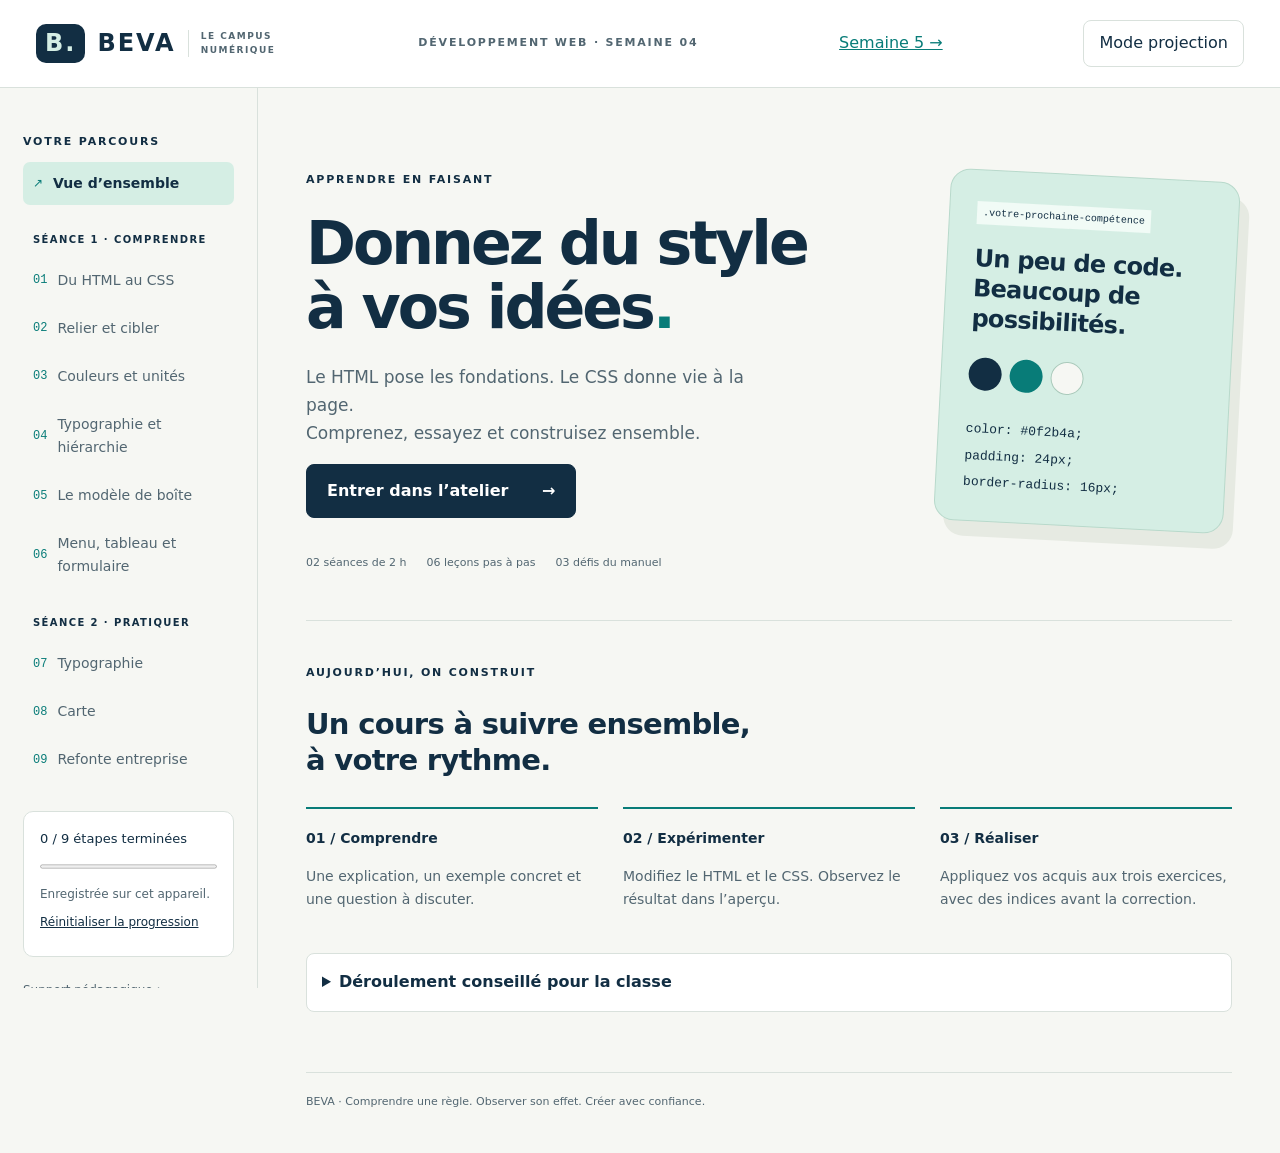
<file: index.html>
<!doctype html>
<html lang="fr"><head><meta charset="utf-8"><meta name="viewport" content="width=device-width, initial-scale=1"><meta name="description" content="BEVA : apprendre le CSS en semaine 4 avec cours, laboratoires, quiz et exercices guidés."><title>BEVA · L’atelier CSS — Semaine 4</title><link rel="stylesheet" href="style.css"></head>
<body><a class="skip" href="#content">Aller au cours</a><header class="top"><a class="brand" href="#"><span class="logo">B.</span> BEVA <small>LE CAMPUS NUMÉRIQUE</small></a><span class="badge">DÉVELOPPEMENT WEB · SEMAINE 04</span><a href="semaine-5/" aria-label="Continuer avec le cours de la semaine 5">Semaine 5 →</a><button id="projector" aria-pressed="false">Mode projection</button></header><div class="layout"><aside><p class="eyebrow">VOTRE PARCOURS</p><nav id="nav" aria-label="Chapitres du cours"></nav><div class="progresscard"><span id="progressText">Votre progression</span><progress id="progress" max="9" value="0"></progress><small>Enregistrée sur cet appareil.</small><button id="resetProgress" class="quiet">Réinitialiser la progression</button></div><p class="source">Support pédagogique :<br>Manuel du professeur<br>pages 24–28 · semaine 4</p></aside><main id="content" tabindex="-1"><div id="home"><section class="hero"><p class="eyebrow">APPRENDRE EN FAISANT</p><h1>Donnez du style<br>à vos idées<span>.</span></h1><p class="intro">Le HTML pose les fondations. Le CSS donne vie à la page.<br>Comprenez, essayez et construisez ensemble.</p><button class="primary" id="start">Entrer dans l’atelier <span>→</span></button><div class="meta"><span>02 séances de 2 h</span><span>06 leçons pas à pas</span><span>03 défis du manuel</span></div><div class="herocard"><span class="codechip">.votre-prochaine-compétence</span><h2>Un peu de code.<br>Beaucoup de possibilités.</h2><div class="swatches"><i></i><i></i><i></i></div><code>color: #0f2b4a;<br>padding: 24px;<br>border-radius: 16px;</code></div></section><section class="welcome"><p class="eyebrow">AUJOURD’HUI, ON CONSTRUIT</p><h2>Un cours à suivre ensemble,<br>à votre rythme.</h2><div class="features"><article><b>01 / Comprendre</b><p>Une explication, un exemple concret et une question à discuter.</p></article><article><b>02 / Expérimenter</b><p>Modifiez le HTML et le CSS. Observez le résultat dans l’aperçu.</p></article><article><b>03 / Réaliser</b><p>Appliquez vos acquis aux trois exercices, avec des indices avant la correction.</p></article></div><details><summary>Déroulement conseillé pour la classe</summary><p>Séance 1 : rappel HTML (10 min), liaison et sélecteurs (25 min), couleurs et typographie (30 min), modèle de boîte (30 min), menu et quiz (25 min).</p><p>Séance 2 : typographie (20 min), carte (25 min), refonte entreprise (60 min), présentation et bilan (15 min). Pour chaque exemple : prédire, exécuter, modifier, expliquer.</p><p>Avant de commencer : savoir écrire un titre, un paragraphe, un lien et une classe HTML. Aucune installation n’est nécessaire pour cet atelier. La page fonctionne aussi depuis ses fichiers téléchargés.</p></details></section></div><article id="lesson" hidden></article><footer class="sitefoot">BEVA · Comprendre une règle. Observer son effet. Créer avec confiance.</footer></main></div><script src="data.js"></script><script src="app.js"></script></body></html>
</file>
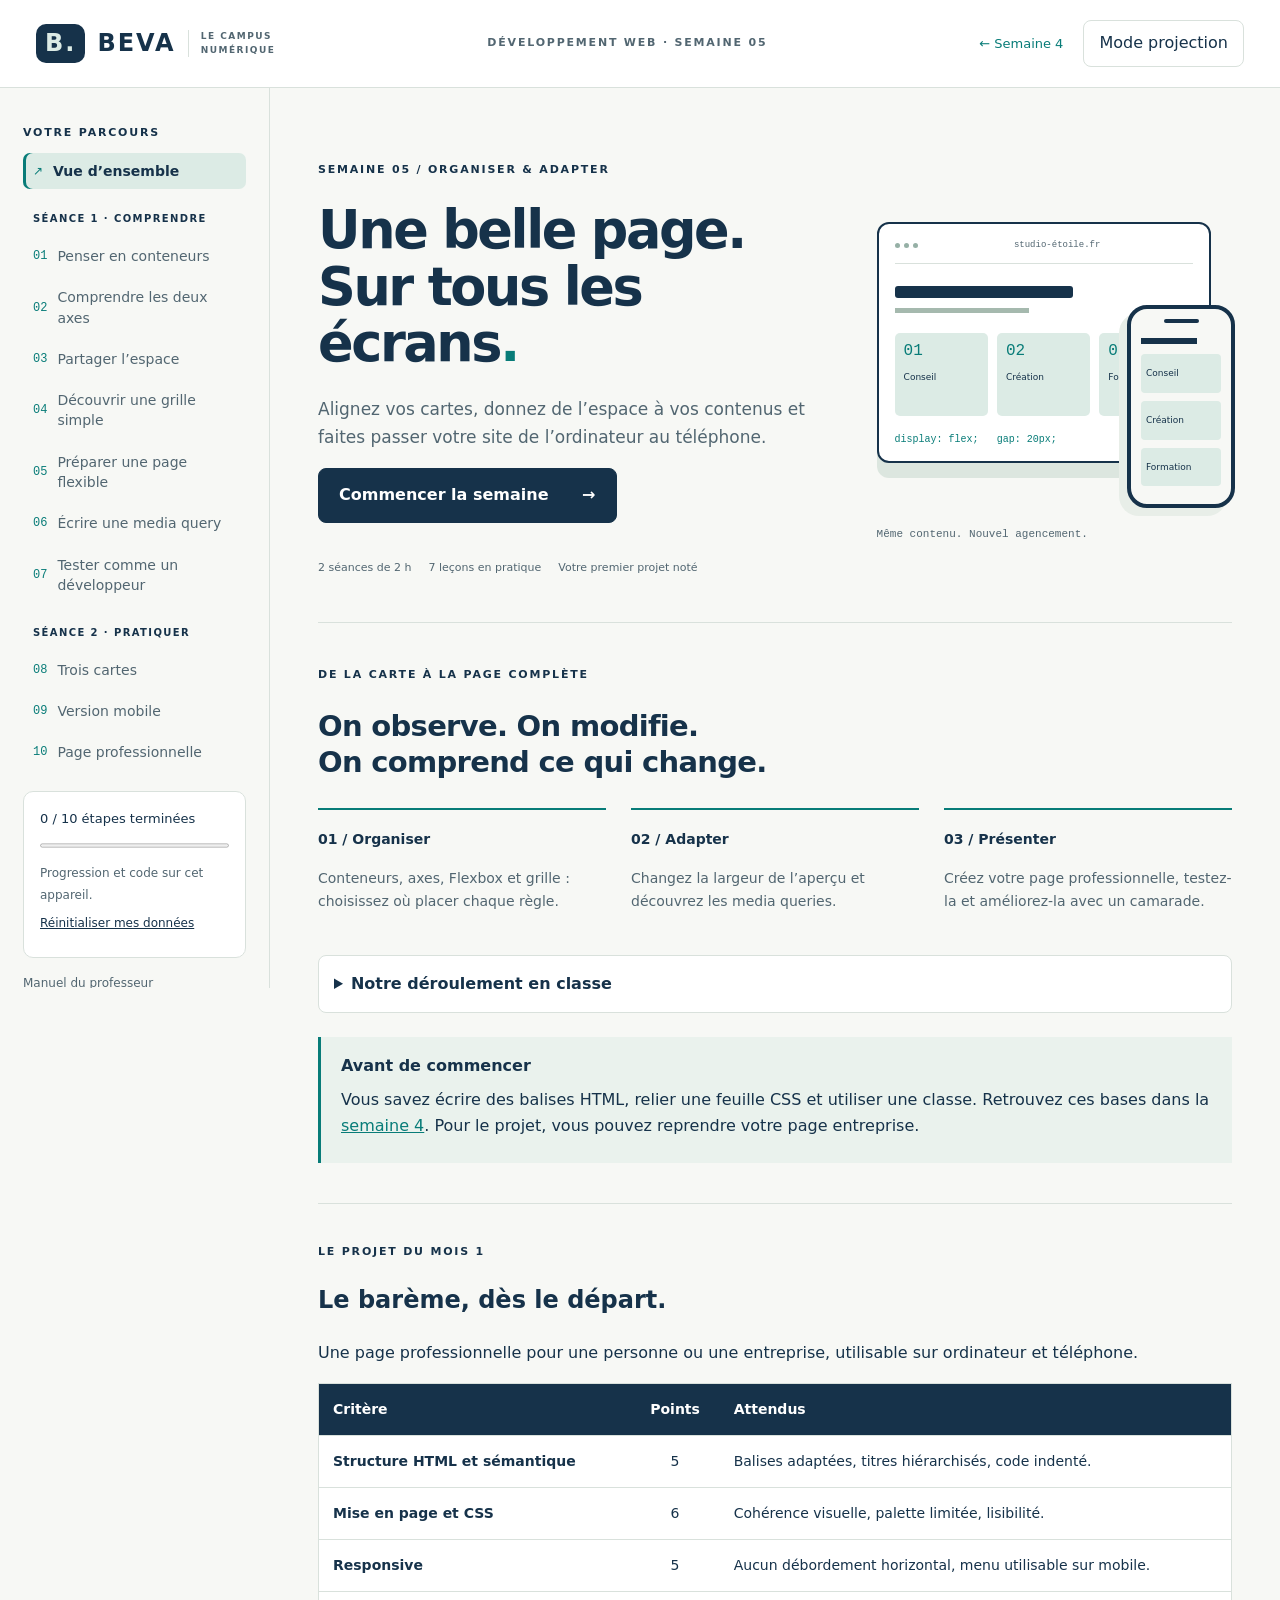
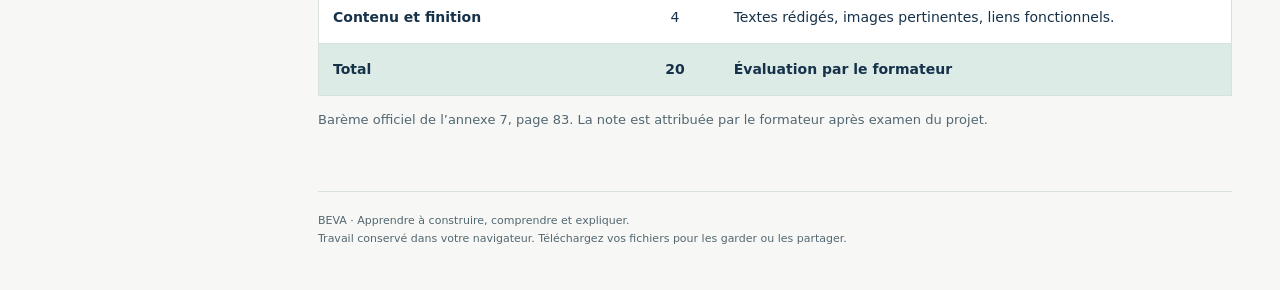
<file: semaine-5/index.html>
<!doctype html>
<html lang="fr"><head><meta charset="utf-8"><meta name="viewport" content="width=device-width, initial-scale=1"><meta name="description" content="BEVA semaine 5 : apprendre Flexbox, CSS Grid et le responsive avec des cours progressifs, des laboratoires, des quiz et le projet du mois."><title>BEVA · Semaine 5 — Mise en page & responsive</title><link rel="stylesheet" href="style.css"></head>
<body><a class="skip" href="#content">Aller au cours</a><header class="top"><a class="brand" href="#accueil"><span class="logo">B.</span> BEVA <small>LE CAMPUS<br>NUMÉRIQUE</small></a><span class="badge">DÉVELOPPEMENT WEB · SEMAINE 05</span><div class="topactions"><a class="backweek" href="https://aime-pierre.github.io/beva-css-semaine-4/">← Semaine 4</a><button id="projector" aria-pressed="false">Mode projection</button></div></header>
<div class="layout"><aside><p class="eyebrow">VOTRE PARCOURS</p><nav id="nav" aria-label="Chapitres du cours"></nav><div class="progresscard"><span id="progressText">Votre progression</span><progress id="progress" max="10" value="0" aria-label="Progression du cours"></progress><small>Progression et code sur cet appareil.</small><button id="resetProgress" class="quiet">Réinitialiser mes données</button></div><p class="source">Manuel du professeur<br>Pages 30–33 · Barème p. 83</p><a class="offline" href="atelier-autonome.html" download>↓ Cours hors connexion</a></aside>
<main id="content" tabindex="-1"><div id="home"><section class="hero"><div><p class="eyebrow">SEMAINE 05 / ORGANISER & ADAPTER</p><h1>Une belle page.<br>Sur tous les écrans<span>.</span></h1><p class="intro">Alignez vos cartes, donnez de l’espace à vos contenus et faites passer votre site de l’ordinateur au téléphone.</p><button class="primary" id="start">Commencer la semaine <span>→</span></button><div class="meta"><span>2 séances de 2 h</span><span>7 leçons en pratique</span><span>Votre premier projet noté</span></div></div><div class="device-art" aria-label="Une rangée de trois cartes sur ordinateur devient une colonne sur téléphone"><div class="desktop-device"><div class="windowbar"><i></i><i></i><i></i><span>studio-étoile.fr</span></div><div class="mocktitle"></div><div class="mockline"></div><div class="mockcards"><div><b>01</b><span>Conseil</span></div><div><b>02</b><span>Création</span></div><div><b>03</b><span>Formation</span></div></div><div class="code-label">display: flex; &nbsp; gap: 20px;</div></div><div class="phone-device"><div class="notch"></div><div class="miniline"></div><div class="tinycard">Conseil</div><div class="tinycard">Création</div><div class="tinycard">Formation</div></div><span class="art-caption">Même contenu. Nouvel agencement.</span></div></section>
<section class="welcome"><p class="eyebrow">DE LA CARTE À LA PAGE COMPLÈTE</p><h2>On observe. On modifie.<br>On comprend ce qui change.</h2><div class="features"><article><b>01 / Organiser</b><p>Conteneurs, axes, Flexbox et grille : choisissez où placer chaque règle.</p></article><article><b>02 / Adapter</b><p>Changez la largeur de l’aperçu et découvrez les media queries.</p></article><article><b>03 / Présenter</b><p>Créez votre page professionnelle, testez-la et améliorez-la avec un camarade.</p></article></div><details><summary>Notre déroulement en classe</summary><p><strong>Séance 1 · 2 heures :</strong> rappel et conteneurs (10 min), axes Flexbox (20 min), partage de l’espace (20 min), grille simple (15 min), images et viewport (15 min), media queries (25 min), tests et synthèse (15 min).</p><p><strong>Séance 2 · 2 heures :</strong> trois cartes (25 min), version mobile (25 min), page professionnelle (55 min), présentation et retours (15 min).</p><p>Pour chaque exemple : prédisez le résultat, exécutez le code, modifiez une règle et expliquez l’effet. Les quiz vérifient la compréhension ; les exercices se valident avec vos observations.</p></details><div class="callout"><strong>Avant de commencer</strong><p>Vous savez écrire des balises HTML, relier une feuille CSS et utiliser une classe. Retrouvez ces bases dans la <a href="https://aime-pierre.github.io/beva-css-semaine-4/">semaine 4</a>. Pour le projet, vous pouvez reprendre votre page entreprise.</p></div></section>
<section class="rubric-home"><p class="eyebrow">LE PROJET DU MOIS 1</p><h2>Le barème, dès le départ.</h2><p>Une page professionnelle pour une personne ou une entreprise, utilisable sur ordinateur et téléphone.</p><div id="homeRubric"></div><p class="notice">Barème officiel de l’annexe 7, page 83. La note est attribuée par le formateur après examen du projet.</p></section></div><article id="lesson" hidden></article><footer class="sitefoot">BEVA · Apprendre à construire, comprendre et expliquer.<br>Travail conservé dans votre navigateur. Téléchargez vos fichiers pour les garder ou les partager.</footer></main></div><div id="toast" role="status" aria-live="polite"></div><dialog id="confirmDialog"><form method="dialog"><h2 id="confirmTitle">Confirmer</h2><p id="confirmText"></p><div class="dialogbuttons"><button value="cancel">Annuler</button><button value="confirm" class="primary">Confirmer</button></div></form></dialog><script src="data.js"></script><script src="app.js"></script></body></html>
</file>
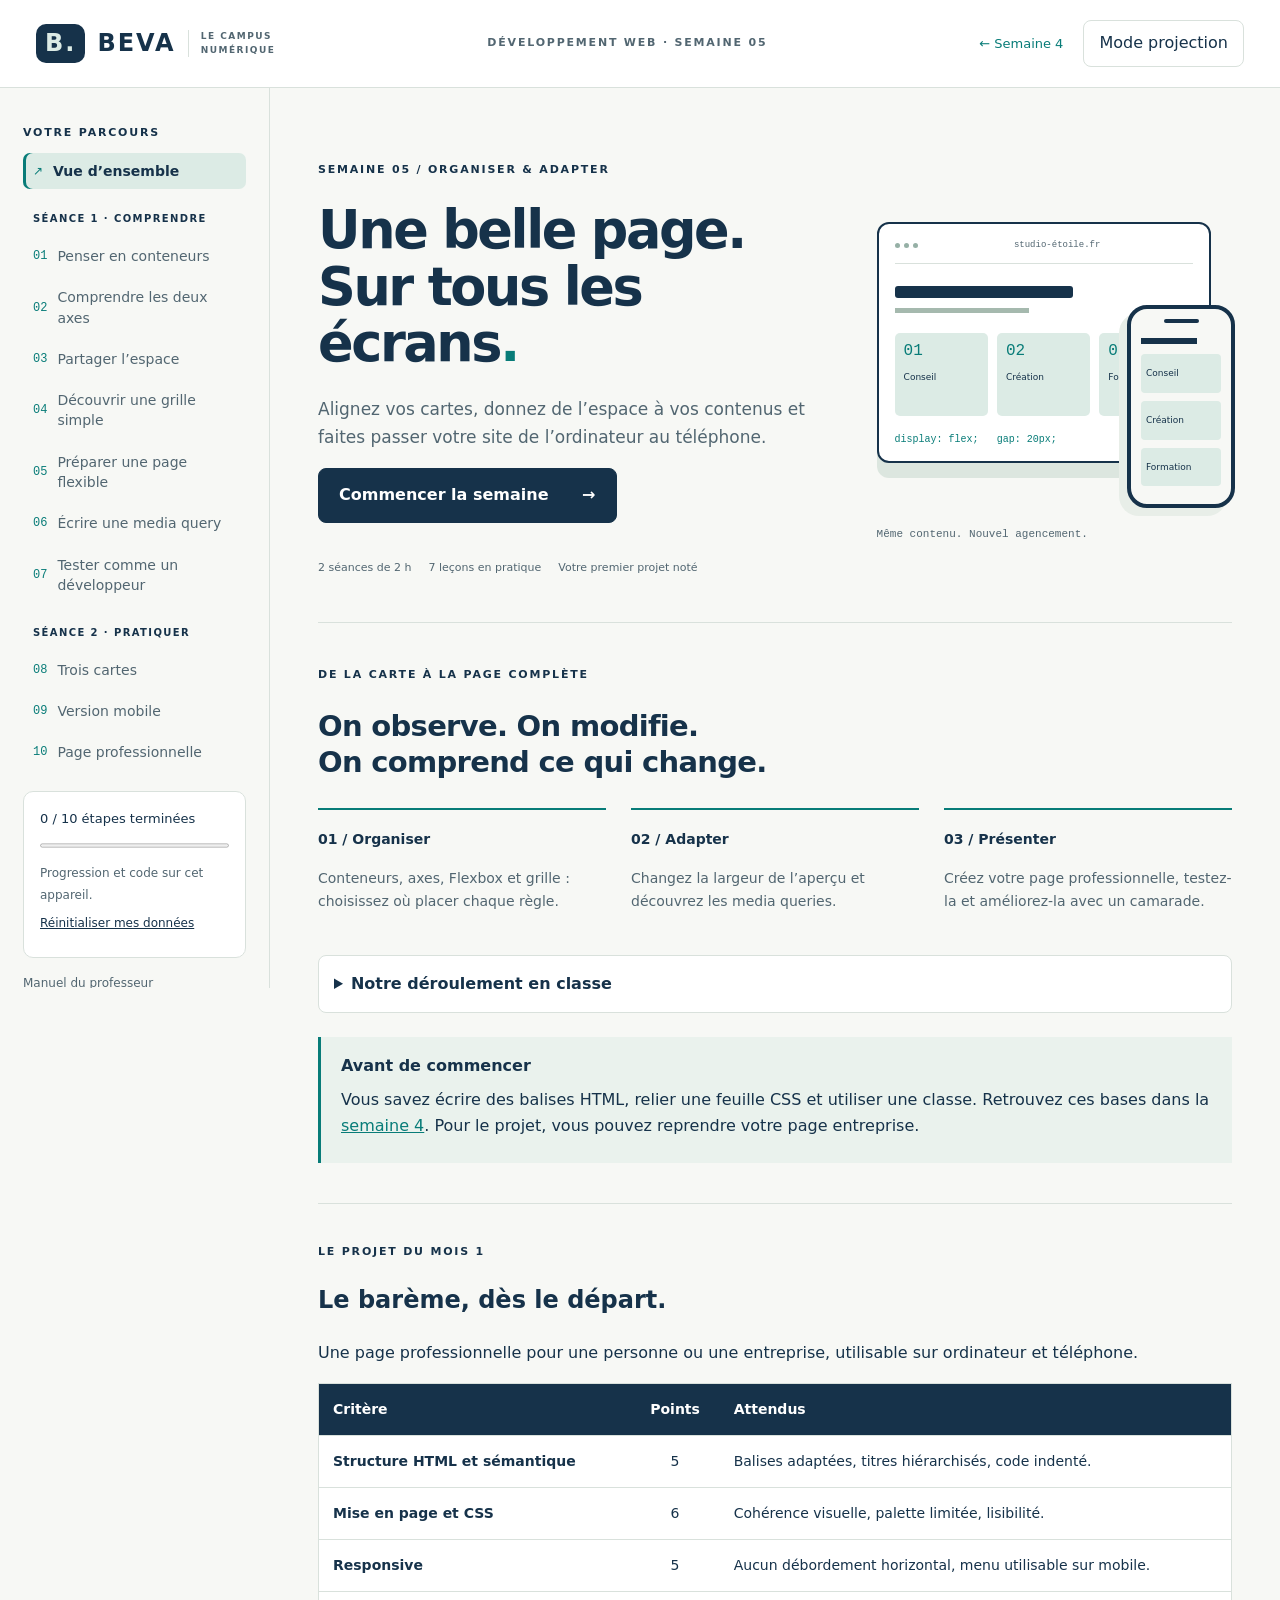
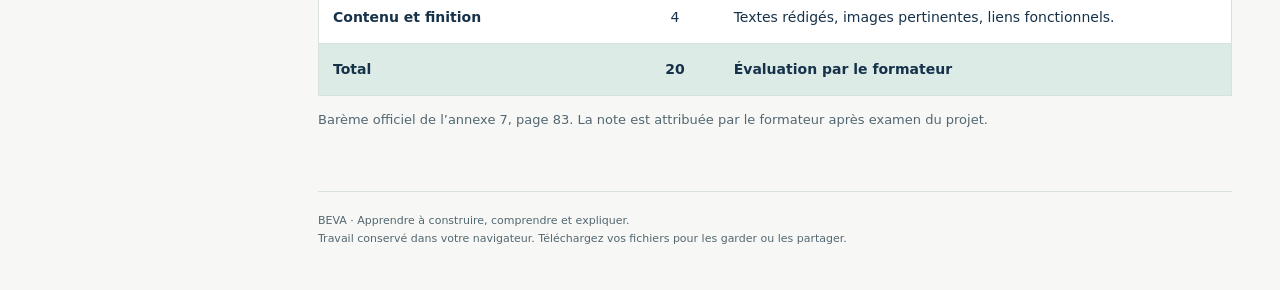
<file: semaine-5/atelier-autonome.html>
<!doctype html>
<html lang="fr"><head><meta charset="utf-8"><meta name="viewport" content="width=device-width, initial-scale=1"><meta name="description" content="BEVA semaine 5 : apprendre Flexbox, CSS Grid et le responsive avec des cours progressifs, des laboratoires, des quiz et le projet du mois."><title>BEVA · Semaine 5 — Mise en page & responsive</title><style>
:root{--ink:#122e43;--teal:#087c78;--mint:#d5eee4;--paper:#f6f7f3;--line:#d9e1dc;--muted:#526671}*{box-sizing:border-box}body{margin:0;background:var(--paper);color:var(--ink);font:16px/1.65 system-ui,-apple-system,"Segoe UI",sans-serif}a{color:var(--teal)}button,textarea,input{font:inherit}button{cursor:pointer;border:1px solid var(--line);border-radius:8px;background:white;color:var(--ink);padding:9px 15px}button:hover{border-color:var(--teal);background:#e5f1eb}button:disabled{cursor:default;opacity:.55}button:focus-visible,a:focus-visible,summary:focus-visible,textarea:focus-visible{outline:3px solid #d07836;outline-offset:3px}.top{height:88px;display:flex;align-items:center;justify-content:space-between;padding:0 36px;border-bottom:1px solid var(--line);background:#fff}.brand{display:flex;align-items:center;gap:12px;font-size:24px;font-weight:800;letter-spacing:2px;text-decoration:none;color:var(--ink)}.brand small{font-size:9px;letter-spacing:1.5px;max-width:90px;line-height:1.5;border-left:1px solid var(--line);padding-left:12px}.logo{background:var(--ink);color:var(--mint);border-radius:10px;padding:0 9px}.badge,.eyebrow{font-size:11px;font-weight:800;letter-spacing:1.8px}.badge{color:var(--muted)}.layout{display:grid;grid-template-columns:258px minmax(0,1fr);max-width:1700px;margin:auto}aside{padding:34px 23px;border-right:1px solid var(--line);position:sticky;top:0;height:100vh;overflow:auto}#nav{display:grid;gap:5px}#nav a{font-size:14px;color:var(--muted);padding:10px;border-radius:7px;text-decoration:none;display:flex;gap:10px;align-items:center}#nav a[aria-current=page]{color:var(--ink);background:var(--mint);font-weight:700}#nav a span{font:12px monospace;color:var(--teal)}.navgroup{font-size:10px;letter-spacing:1.4px;font-weight:800;margin:22px 10px 5px}.progresscard{margin-top:30px;background:white;padding:16px;border:1px solid var(--line);border-radius:10px;font-size:13px}progress{display:block;width:100%;height:9px;margin:12px 0;accent-color:var(--teal)}small,.source{font-size:12px;color:var(--muted)}.source{margin-top:24px}.quiet{border:0;background:none;padding:8px 0;font-size:12px;text-decoration:underline}main{min-width:0;padding:42px 48px}.hero{position:relative;min-height:490px;padding:30px 0 20px}.hero h1{font-size:clamp(42px,4.7vw,72px);line-height:1.06;letter-spacing:-3px;margin:23px 0}.hero h1 span{color:var(--teal)}.intro{font-size:17px;color:var(--muted);max-width:480px}.primary{background:var(--ink);color:white;border-color:var(--ink);font-weight:650;padding:13px 20px}.primary:hover{background:var(--teal);color:white}.primary span{margin-left:28px}.meta{display:flex;gap:20px;margin-top:36px;color:var(--muted);font-size:11px}.herocard{position:absolute;right:0;top:45px;width:290px;background:var(--mint);border-radius:20px;padding:27px;transform:rotate(3deg);box-shadow:10px 15px 0 #e6eae2;border:1px solid #b8d9cb}.herocard h2{font-size:24px;line-height:1.25;letter-spacing:-.7px}.codechip{font:10px monospace;background:#f1fbf6;padding:6px}.herocard code{font-size:13px}.swatches{display:flex;gap:8px;margin:24px 0}.swatches i{height:33px;width:33px;background:var(--ink);border-radius:50%}.swatches i:nth-child(2){background:var(--teal)}.swatches i:nth-child(3){background:var(--paper);border:1px solid #aacabb}.welcome{border-top:1px solid var(--line);padding-top:32px}.welcome h2{font-size:29px;line-height:1.25;letter-spacing:-.7px}.features{display:grid;grid-template-columns:repeat(3,1fr);gap:25px;margin:28px 0}.features article{border-top:2px solid var(--teal);padding-top:16px}.features b{font-size:14px}.features p{font-size:14px;color:var(--muted)}details{border:1px solid var(--line);border-radius:8px;padding:15px;margin:18px 0;background:white}summary{cursor:pointer;font-weight:650}.sitefoot{margin-top:60px;padding-top:20px;border-top:1px solid var(--line);color:var(--muted);font-size:11px}.lessonhead h1{font-size:42px;line-height:1.15;letter-spacing:-1.5px;margin:12px 0}.lessonhead .lead{font-size:20px;color:var(--muted)}.prose{max-width:850px;font-size:17px}.prose h3{font-size:23px;margin-top:30px}.prose code,li code{background:#e3ebe6;padding:2px 5px;border-radius:4px;font-size:.86em}.boxdemo{background:#eee1c9;padding:20px;text-align:center;max-width:450px;font:13px monospace;border:1px dashed #9f8869}.boxdemo>div{background:#8ebeb1;padding:12px}.boxdemo>div>div{background:#d8ead8;padding:20px}.boxdemo>div>div>div{background:white;padding:10px}.lab{margin-top:35px;border:1px solid #cdd8d3;border-radius:12px;overflow:hidden;background:#fff}.labbar{display:flex;gap:10px;align-items:center;flex-wrap:wrap;background:#e7eee8;padding:13px 18px}.labbar b{margin-right:auto}.editors{display:grid;grid-template-columns:1fr 1fr;gap:1px;background:var(--line)}.editors label{display:block;background:#132c3b;color:#c1d5dc;padding:10px 14px;font:12px monospace}.editors textarea{width:100%;height:270px;display:block;resize:vertical;border:0;border-radius:0;background:#102633;color:#e5f3eb;padding:16px;font:13px/1.7 ui-monospace,monospace;tab-size:2}.previewlabel{display:flex;justify-content:space-between;padding:10px 18px;font-size:12px;border-top:1px solid var(--line);background:#f6f8f6}.previewwrap{background:#dfe5e2;padding:14px;overflow:auto}.previewwrap iframe{display:block;margin:auto;border:0;min-height:320px;width:100%;background:white}.previewwrap.narrow iframe{width:320px;max-width:100%}.labnote{padding:8px 18px;font-size:12px;color:var(--muted)}.task{background:#e6f2eb;border-left:3px solid var(--teal);padding:16px 20px;margin:25px 0}.task p{margin:5px 0}.quiz{margin-top:30px;padding:24px;background:white;border:1px solid var(--line);border-radius:12px}.quiz fieldset{border:0;padding:0;margin:0}.quiz legend{font-size:19px;font-weight:700;margin-bottom:15px}.quiz label{display:block;padding:10px;border:1px solid var(--line);margin:8px 0;border-radius:6px}.feedback{font-weight:600;min-height:26px}.ok{color:#086d49}.error{color:#a83428}.bottomnav{display:flex;justify-content:space-between;gap:12px;margin:36px 0}.correction pre{white-space:pre-wrap;overflow-wrap:anywhere;background:#102633;color:#e5f3eb;padding:18px;border-radius:8px;font:13px/1.6 monospace}.checklist label{display:block;margin:8px 0}.notice{font-size:13px;color:var(--muted)}.skip{position:absolute;left:-9999px}.skip:focus{left:15px;top:10px;background:white;padding:10px;z-index:10}body.projector{font-size:20px}body.projector .prose{font-size:22px}body.projector .editors textarea{font-size:17px;height:330px}body.projector .layout{grid-template-columns:210px minmax(0,1fr)}@media(min-width:1500px){.hero{padding-right:340px}}@media(max-width:1200px){.herocard{position:relative;top:auto;right:auto;transform:none;margin:30px 0;width:100%;max-width:500px}.hero{min-height:0}.hero h1{font-size:56px}.herocard h2{display:inline-block;margin-right:30px}.meta{flex-wrap:wrap}.layout{grid-template-columns:230px minmax(0,1fr)}main{padding:30px}}@media(max-width:760px){.top{height:auto;min-height:75px;padding:15px;gap:12px;flex-wrap:wrap}.badge{display:none}.brand small{display:none}.layout,body.projector .layout{display:block}aside{position:static;height:auto;border-right:0;border-bottom:1px solid var(--line);padding:15px}aside>.eyebrow,.source{display:none}#nav{display:flex;overflow-x:auto;gap:5px;padding-bottom:6px}#nav a{white-space:nowrap}.navgroup{display:none}.progresscard{margin-top:10px;padding:10px;display:flex;align-items:center;gap:10px;flex-wrap:wrap}.progresscard progress{width:100px;margin:0}.progresscard small{display:none}.quiet{padding:0;margin-left:auto}main{padding:25px 18px}.hero{padding-top:0}.hero h1{font-size:48px;letter-spacing:-2px}.intro{font-size:16px}.meta{gap:12px}.features,.editors{grid-template-columns:1fr}.lessonhead h1{font-size:33px}.herocard{box-shadow:5px 7px 0 #e6eae2}.features{gap:15px}.bottomnav{flex-wrap:wrap}.labbar{padding:10px}.labbar b{width:100%}.quiz{padding:16px}.sitefoot{margin-top:35px}}@media print{aside,.top,.labbar,.bottomnav,button,.sitefoot{display:none}.layout{display:block}main{padding:0}.editors textarea{color:#111;background:white}.lab{break-inside:avoid}}
/* Semaine 5 : continuité du campus et outils responsive. */
:root{--ink:#16324a;--teal:#087c78;--mint:#dcebe5;--paper:#f7f8f5}html{scroll-behavior:auto}body{font-size:16px}.layout{grid-template-columns:270px minmax(0,1fr)}.topactions{display:flex;align-items:center;gap:20px}.backweek{font-size:13px;text-decoration:none}.offline{font-size:12px;font-weight:650}aside{padding-top:25px}.navgroup{margin-top:17px}#nav a{padding:8px 10px;line-height:1.45}#nav a[aria-current=page]{box-shadow:inset 3px 0 0 var(--teal)}.source{margin:16px 0 8px}.progresscard{margin-top:20px}.hero{display:grid;grid-template-columns:minmax(0,1.25fr) minmax(270px,.85fr);gap:36px;align-items:center;padding:20px 0 45px;min-height:480px}.hero h1{font-size:clamp(40px,4.1vw,66px);letter-spacing:-2.4px;line-height:1.08}.intro{max-width:510px}.meta{gap:17px;flex-wrap:wrap}.device-art{height:310px;position:relative;min-width:0}.desktop-device{position:absolute;top:14px;left:0;width:94%;padding:16px;border:2px solid var(--ink);border-radius:12px;background:white;box-shadow:0 15px 0 #dce6df}.windowbar{display:flex;gap:4px;align-items:center;border-bottom:1px solid var(--line);padding-bottom:13px}.windowbar i{width:5px;height:5px;background:#96b0a6;border-radius:50%}.windowbar span{font:9px monospace;margin:auto;color:var(--muted)}.mocktitle{width:60%;height:12px;background:var(--ink);margin-top:22px;border-radius:3px}.mockline{width:45%;height:5px;background:#a5b9ae;margin:10px 0 20px}.mockcards{display:flex;gap:9px}.mockcards>div{flex:1;background:var(--mint);border-radius:5px;min-width:0;min-height:83px;padding:9px;font-size:9px}.mockcards b{display:block;color:var(--teal);font:16px monospace;margin-bottom:10px}.mockcards span{display:block}.code-label{font:10px monospace;margin-top:18px;color:var(--teal)}.phone-device{position:absolute;right:-3px;bottom:10px;width:108px;border:4px solid var(--ink);border-radius:20px;background:var(--paper);padding:10px;box-shadow:-8px 8px 0 #e8eee8}.notch{width:35px;height:4px;border-radius:5px;background:var(--ink);margin:0 auto 15px}.miniline{height:6px;width:70%;background:var(--ink);margin-bottom:10px}.tinycard{background:var(--mint);margin:8px 0;padding:12px 5px;font-size:9px;border-radius:4px}.art-caption{position:absolute;bottom:-22px;left:0;font:11px monospace;color:var(--muted)}.prose{font-size:17px;max-width:850px}.prose h2{font-size:23px;line-height:1.3;margin:28px 0 12px}.prose p{margin:16px 0}.callout{border-left:3px solid var(--teal);background:#eaf2ed;padding:16px 20px;margin:24px 0}.callout p{margin:7px 0}.labbar .primary{padding:9px 16px}.editors textarea{height:310px;line-height:1.6}.labnote{margin:0;padding:10px 18px}.preview-controls{padding:12px 16px;display:flex;align-items:center;gap:10px;flex-wrap:wrap;background:#f2f6f3;border-top:1px solid var(--line)}.preview-controls strong{font-size:12px}.preview-controls button{font-size:12px;padding:6px 10px}.preview-controls button[aria-pressed=true]{background:var(--mint);border-color:var(--teal)}.preview-controls label{font-size:12px;display:flex;align-items:center;gap:5px}.preview-controls input{width:77px;border:1px solid #a8b9b1;border-radius:5px;padding:5px;background:white}.previewwrap{padding:0;overflow:auto;max-width:100%;border-block:1px solid var(--line);background:repeating-linear-gradient(45deg,#e1e8e3,#e1e8e3 8px,#e8eee9 8px,#e8eee9 16px)}.previewwrap iframe{height:420px;min-height:320px;display:block;max-width:none;border:0;margin:0 auto;background:white}.preview-explain{font-size:12px;color:var(--muted);padding:8px 16px;margin:0}.preview-explain code{font-size:inherit}.quiz{margin-top:28px}.quiz h2{margin:0 0 15px;font-size:25px}.quiz fieldset{margin-bottom:24px}.quiz legend{font-size:17px}.quiz label{cursor:pointer}.quiz input{accent-color:var(--teal)}.feedback{font-size:14px;font-weight:600}.ex-feedback{min-height:24px}.bottomnav button{font-size:14px}.hintlist{padding-left:24px}.correction{border-top:1px solid var(--line);padding-top:20px;margin-top:20px}.correction h3{font-size:19px}.correction pre{max-height:400px;overflow:auto}.checklist label{font-size:15px;display:flex;align-items:flex-start;gap:9px}.checklist input{margin-top:7px;flex:0 0 auto}.rubric-home{margin-top:40px;border-top:1px solid var(--line);padding-top:28px}.rubric{width:100%;border-collapse:collapse;background:white;font-size:14px;border:1px solid var(--line)}.rubric th,.rubric td{padding:14px;text-align:left;border-bottom:1px solid var(--line);vertical-align:top}.rubric th{background:var(--ink);color:white}.rubric th:nth-child(2),.rubric td:nth-child(2){white-space:nowrap;text-align:center}.rubric tfoot{font-weight:bold;background:var(--mint)}.peer{background:#edf3ee;padding:20px;border-radius:8px;margin-top:24px}.peer h3{margin-top:0}.peer label{display:block;font-size:14px;font-weight:650;margin-top:14px}.peer textarea{display:block;width:100%;min-height:85px;resize:vertical;margin-top:6px;padding:10px;border:1px solid #9bafa2;border-radius:5px;font-size:15px;background:white}.simulation{border:1px solid var(--line);border-radius:12px;padding:20px;background:white;margin:28px 0}.simulation h2{font-size:24px;margin-top:0}.sim-controls{display:flex;gap:14px;flex-wrap:wrap}.sim-controls label{display:flex;flex-direction:column;font-size:12px;gap:4px}.sim-controls select{font:inherit;padding:7px;background:white;border:1px solid #a5b7ac;border-radius:4px;max-width:100%}.sim-controls input{max-width:140px}.simbox{display:flex;height:360px;min-height:360px;background:#eef4ee;border:2px dashed #85a497;padding:14px;margin-top:18px;gap:16px;overflow:auto}.simitem{background:var(--ink);color:white;border-radius:6px;padding:15px;font-size:13px}.simitem:nth-child(2){padding-block:24px;background:var(--teal)}.axisnote{font-size:13px;color:var(--muted)}.simcode{display:block;white-space:pre-wrap;font:13px/1.5 monospace;padding:14px;background:#f0f4f1;border-radius:5px}#toast{position:fixed;bottom:20px;left:50%;transform:translateX(-50%);max-width:calc(100% - 32px);background:var(--ink);color:white;border-radius:8px;padding:12px 20px;z-index:20;font-size:14px;box-shadow:0 6px 30px #16324a33}#toast:empty{display:none}dialog{border:1px solid var(--line);border-radius:14px;max-width:min(480px,90vw);padding:25px;color:var(--ink)}dialog::backdrop{background:#16324a80}dialog h2{margin:0;font-size:24px}.dialogbuttons{display:flex;justify-content:flex-end;gap:10px;margin-top:25px}.completion{margin-top:18px;padding:15px;background:var(--mint);border-radius:7px}.notice{font-size:13px}body.projector .quiz label,body.projector .quiz legend{font-size:19px}body.projector .hero h1{font-size:56px}@media(max-width:1250px){.hero{grid-template-columns:1fr;min-height:0}.device-art{max-width:380px;height:290px;margin:10px 0 35px}.hero h1{font-size:52px}.top{padding:20px;height:auto}.badge{display:none}}@media(max-width:760px){.top{padding:14px 16px}.brand{font-size:22px}.topactions{gap:12px}.backweek{font-size:11px}.topactions button{font-size:12px;padding:7px 10px}.layout,body.projector .layout{display:block}aside{padding:14px 16px}.source,.offline{display:none}.progresscard{margin-top:9px}.progresscard small{display:none}.hero{display:block;padding:0 0 30px}.hero h1{font-size:42px;letter-spacing:-1.7px}.device-art{max-width:330px;height:280px}.meta{font-size:10px;gap:10px}.lessonhead h1{font-size:32px}.preview-controls{gap:8px;padding:10px}.preview-controls strong{width:100%}.editors textarea{height:250px}.rubric{font-size:12px}.rubric th,.rubric td{padding:9px}.rubric th:first-child{width:32%}.peer{padding:15px}.prose{font-size:16px}.simulation{padding:15px}.simitem{font-size:11px;padding:10px}.sim-controls{gap:10px}.quiz{padding:17px}.sitefoot{font-size:11px}.bottomnav{gap:10px}.bottomnav button{font-size:12px}.brand small{display:none}}@media print{.simulation,.preview-controls,#toast,dialog,.offline{display:none}.hero{display:block}.device-art{display:none}.quiz{break-inside:avoid}}
.sr-only{position:absolute;width:1px;height:1px;padding:0;margin:-1px;overflow:hidden;clip:rect(0,0,0,0);white-space:nowrap;border:0}.rubric tbody th{background:white;color:var(--ink);font-weight:650}

</style></head>
<body><a class="skip" href="#content">Aller au cours</a><header class="top"><a class="brand" href="#accueil"><span class="logo">B.</span> BEVA <small>LE CAMPUS<br>NUMÉRIQUE</small></a><span class="badge">DÉVELOPPEMENT WEB · SEMAINE 05</span><div class="topactions"><a class="backweek" href="https://aime-pierre.github.io/beva-css-semaine-4/">← Semaine 4</a><button id="projector" aria-pressed="false">Mode projection</button></div></header>
<div class="layout"><aside><p class="eyebrow">VOTRE PARCOURS</p><nav id="nav" aria-label="Chapitres du cours"></nav><div class="progresscard"><span id="progressText">Votre progression</span><progress id="progress" max="10" value="0" aria-label="Progression du cours"></progress><small>Progression et code sur cet appareil.</small><button id="resetProgress" class="quiet">Réinitialiser mes données</button></div><p class="source">Manuel du professeur<br>Pages 30–33 · Barème p. 83</p><a class="offline" href="atelier-autonome.html" download>↓ Cours hors connexion</a></aside>
<main id="content" tabindex="-1"><div id="home"><section class="hero"><div><p class="eyebrow">SEMAINE 05 / ORGANISER & ADAPTER</p><h1>Une belle page.<br>Sur tous les écrans<span>.</span></h1><p class="intro">Alignez vos cartes, donnez de l’espace à vos contenus et faites passer votre site de l’ordinateur au téléphone.</p><button class="primary" id="start">Commencer la semaine <span>→</span></button><div class="meta"><span>2 séances de 2 h</span><span>7 leçons en pratique</span><span>Votre premier projet noté</span></div></div><div class="device-art" aria-label="Une rangée de trois cartes sur ordinateur devient une colonne sur téléphone"><div class="desktop-device"><div class="windowbar"><i></i><i></i><i></i><span>studio-étoile.fr</span></div><div class="mocktitle"></div><div class="mockline"></div><div class="mockcards"><div><b>01</b><span>Conseil</span></div><div><b>02</b><span>Création</span></div><div><b>03</b><span>Formation</span></div></div><div class="code-label">display: flex; &nbsp; gap: 20px;</div></div><div class="phone-device"><div class="notch"></div><div class="miniline"></div><div class="tinycard">Conseil</div><div class="tinycard">Création</div><div class="tinycard">Formation</div></div><span class="art-caption">Même contenu. Nouvel agencement.</span></div></section>
<section class="welcome"><p class="eyebrow">DE LA CARTE À LA PAGE COMPLÈTE</p><h2>On observe. On modifie.<br>On comprend ce qui change.</h2><div class="features"><article><b>01 / Organiser</b><p>Conteneurs, axes, Flexbox et grille : choisissez où placer chaque règle.</p></article><article><b>02 / Adapter</b><p>Changez la largeur de l’aperçu et découvrez les media queries.</p></article><article><b>03 / Présenter</b><p>Créez votre page professionnelle, testez-la et améliorez-la avec un camarade.</p></article></div><details><summary>Notre déroulement en classe</summary><p><strong>Séance 1 · 2 heures :</strong> rappel et conteneurs (10 min), axes Flexbox (20 min), partage de l’espace (20 min), grille simple (15 min), images et viewport (15 min), media queries (25 min), tests et synthèse (15 min).</p><p><strong>Séance 2 · 2 heures :</strong> trois cartes (25 min), version mobile (25 min), page professionnelle (55 min), présentation et retours (15 min).</p><p>Pour chaque exemple : prédisez le résultat, exécutez le code, modifiez une règle et expliquez l’effet. Les quiz vérifient la compréhension ; les exercices se valident avec vos observations.</p></details><div class="callout"><strong>Avant de commencer</strong><p>Vous savez écrire des balises HTML, relier une feuille CSS et utiliser une classe. Retrouvez ces bases dans la <a href="https://aime-pierre.github.io/beva-css-semaine-4/">semaine 4</a>. Pour le projet, vous pouvez reprendre votre page entreprise.</p></div></section>
<section class="rubric-home"><p class="eyebrow">LE PROJET DU MOIS 1</p><h2>Le barème, dès le départ.</h2><p>Une page professionnelle pour une personne ou une entreprise, utilisable sur ordinateur et téléphone.</p><div id="homeRubric"></div><p class="notice">Barème officiel de l’annexe 7, page 83. La note est attribuée par le formateur après examen du projet.</p></section></div><article id="lesson" hidden></article><footer class="sitefoot">BEVA · Apprendre à construire, comprendre et expliquer.<br>Travail conservé dans votre navigateur. Téléchargez vos fichiers pour les garder ou les partager.</footer></main></div><div id="toast" role="status" aria-live="polite"></div><dialog id="confirmDialog"><form method="dialog"><h2 id="confirmTitle">Confirmer</h2><p id="confirmText"></p><div class="dialogbuttons"><button value="cancel">Annuler</button><button value="confirm" class="primary">Confirmer</button></div></form></dialog><script>
const course = {
  "config": {
    "week": 5,
    "title": "Mise en page & responsive",
    "source": "Manuel du professeur · pages 30–33 · barème p. 83",
    "rubric": [
      [
        "Structure HTML et sémantique",
        5,
        "Balises adaptées, titres hiérarchisés, code indenté."
      ],
      [
        "Mise en page et CSS",
        6,
        "Cohérence visuelle, palette limitée, lisibilité."
      ],
      [
        "Responsive",
        5,
        "Aucun débordement horizontal, menu utilisable sur mobile."
      ],
      [
        "Contenu et finition",
        4,
        "Textes rédigés, images pertinentes, liens fonctionnels."
      ]
    ]
  },
  "lessons": [
    {
      "title": "Penser en conteneurs",
      "lead": "Une page est un ensemble de boîtes que nous allons organiser.",
      "body": "<p>Bonjour à toutes et à tous ! La semaine dernière, vous avez appris à choisir les couleurs, les polices et les espacements d’une carte. Aujourd’hui, nous allons disposer plusieurs cartes côte à côte, puis les réorganiser sur téléphone. Nous conservons les mêmes contenus et nous adaptons leur présentation.</p><h2>Partir du comportement naturel</h2><p>Sans mise en page particulière, des éléments de type bloc comme <code>section</code> et <code>article</code> se placent généralement les uns sous les autres. Des liens s’écoulent plutôt dans une ligne. Ce comportement s’appelle le flux normal. Il nous donne un point de départ utile : vous n’avez pas besoin de déplacer chaque élément à la main.</p><h2>Le parent organise ses enfants</h2><p>Dans l’exemple, la section <code>.cartes</code> contient trois articles <code>.carte</code>. La section est leur parent commun. Pour organiser ces trois articles ensemble, nous appliquons la règle de mise en page à ce parent. Les titres et paragraphes sont à l’intérieur des articles : ils ne sont pas les enfants directs de la section.</p><p>Ajoutez <code>display: flex</code> à <code>.cartes</code>. Ses enfants directs deviennent des éléments flexibles. La valeur initiale de <code>flex-direction</code> est <code>row</code> : dans notre page française écrite de gauche à droite, ils se placent sur une ligne.</p><div class=\"callout\"><strong>Une erreur à comprendre</strong><p>Écrire <code>.carte { display: flex; }</code> organiserait le titre et le paragraphe dans chaque carte. Cela ne place pas les trois cartes les unes à côté des autres. Choisissez le parent du groupe que vous voulez organiser.</p></div><p><strong>Avant d’exécuter :</strong> montrez dans le HTML le parent, ses trois enfants et un petit-enfant. Expliquez quelle boîte vous allez cibler.</p>",
      "html": "<section class=\"cartes\" aria-label=\"Nos services\">\n  <article class=\"carte\"><h2>Conseil</h2><p>Clarifier votre idée et préparer votre projet.</p></article>\n  <article class=\"carte\"><h2>Création</h2><p>Créer une présence en ligne qui vous ressemble.</p></article>\n  <article class=\"carte\"><h2>Formation</h2><p>Apprendre le web grâce à des exercices concrets.</p></article>\n</section>",
      "css": "* { box-sizing: border-box; }\nbody { margin: 0; padding: 24px; font: 17px/1.6 Arial, sans-serif; color: #16324a; background: #f6f8fa; }\nh1, h2, h3 { line-height: 1.2; }\n.carte { padding: 20px; border: 1px solid #cbd5e1; border-radius: 12px; background: white; }\n\n/* Première observation : les cartes restent dans le flux normal. */\n.cartes { }",
      "task": "Placez les trois cartes sur une ligne en modifiant uniquement la règle .cartes. Ajoutez ensuite gap: 20px pour les séparer.",
      "hints": [
        "Le parent commun porte class=\"cartes\" dans le HTML.",
        "Dans .cartes, écrivez display: flex; puis gap: 20px;."
      ],
      "quizzes": [
        {
          "question": "Où placer display: flex pour aligner les trois cartes ?",
          "options": [
            "Sur le h2",
            "Sur le parent .cartes",
            "Sur chaque paragraphe"
          ],
          "answer": 1,
          "explanation": "Flexbox organise les enfants directs du conteneur qui reçoit display: flex."
        },
        {
          "question": "Les paragraphes à l’intérieur des cartes deviennent-ils les éléments flexibles de .cartes ?",
          "options": [
            "Oui, tous les descendants",
            "Non, seuls les enfants directs sont concernés"
          ],
          "answer": 1,
          "explanation": "Les trois articles sont les enfants directs. Leurs paragraphes restent dans le flux de chaque article."
        }
      ]
    },
    {
      "title": "Comprendre les deux axes",
      "lead": "Justifier, aligner et changer de direction sans deviner.",
      "body": "<p>Flexbox raisonne avec deux axes. <strong>L’axe principal</strong> suit <code>flex-direction</code>. <strong>L’axe transversal</strong> lui est perpendiculaire. Dans notre page, avec <code>row</code>, l’axe principal est horizontal ; avec <code>column</code>, il est vertical.</p><h2>Deux propriétés, deux rôles</h2><p><code>justify-content</code> répartit l’espace restant sur l’axe principal. <code>flex-start</code> rassemble au début ; <code>center</code> centre le groupe ; <code>space-between</code> place le premier élément au début et le dernier à la fin, en répartissant l’espace entre eux.</p><p><code>align-items</code> aligne les enfants sur l’axe transversal. <code>center</code> les centre sur cet axe, <code>flex-start</code> les place au début et <code>stretch</code>, la valeur initiale, peut les étirer si leur taille transversale est automatique.</p><p>Ces effets sont plus visibles s’il reste de l’espace dans le conteneur. Notre exemple lui donne une hauteur minimale de 420px et des enfants de tailles différentes. Si les enfants remplissent déjà toute la largeur, <code>justify-content</code> aura peu d’espace à répartir.</p><h2>Observer plutôt que mémoriser</h2><p>Dans le simulateur, passez de row à column. Les propriétés gardent leur nom, mais les axes changent. Avec column, justify-content agit verticalement : dire « justify-content centre toujours horizontalement » serait donc faux.</p><p><strong>Question au groupe :</strong> pour centrer un élément sur les deux axes, quelles deux propriétés choisir ? Il faut <code>justify-content: center</code> et <code>align-items: center</code>, dans un conteneur disposant d’espace.</p>",
      "html": "<div class=\"groupe\">\n  <div class=\"element\">Conseil</div>\n  <div class=\"element grand\">Création<br>sur mesure</div>\n  <div class=\"element\">Formation</div>\n</div>",
      "css": "* { box-sizing: border-box; }\nbody { margin: 0; padding: 24px; font: 17px/1.6 Arial, sans-serif; color: #16324a; background: #f6f8fa; }\nh1, h2, h3 { line-height: 1.2; }\n.groupe { display: flex; flex-direction: row; justify-content: space-between; align-items: center; gap: 16px; min-height: 420px; border: 2px dashed #087c78; padding: 16px; }\n.element { background: #16324a; color: white; padding: 16px; border-radius: 8px; }\n.grand { padding-top: 30px; padding-bottom: 30px; }",
      "task": "Centrez le groupe sur les deux axes. Passez ensuite en column et observez ce qui change.",
      "hints": [
        "Les deux règles d’alignement sont sur .groupe.",
        "La hauteur du conteneur doit laisser de l’espace pour observer le centrage vertical."
      ],
      "quizzes": [
        {
          "question": "Avec flex-direction: column, justify-content agit sur quel axe dans cet exemple ?",
          "options": [
            "L’axe vertical",
            "L’axe horizontal",
            "Les deux axes à la fois"
          ],
          "answer": 0,
          "explanation": "La direction column définit un axe principal vertical. justify-content suit toujours cet axe."
        },
        {
          "question": "Quelle propriété gère l’alignement sur l’axe transversal ?",
          "options": [
            "gap",
            "justify-content",
            "align-items"
          ],
          "answer": 2,
          "explanation": "align-items agit sur l’axe transversal ; justify-content agit sur l’axe principal."
        }
      ],
      "simulator": true
    },
    {
      "title": "Partager l’espace",
      "lead": "Des cartes de même largeur et des écarts réguliers.",
      "body": "<p>Trois cartes peuvent contenir des textes de longueurs différentes. Nous voulons leur donner des places comparables, tout en gardant le texte lisible. Utilisez <code>display: flex</code> et <code>gap: 20px</code> sur le parent, puis <code>flex: 1</code> sur les cartes.</p><h2>Comprendre flex: 1</h2><p>Cette écriture demande aux cartes de partager l’espace disponible, en leur donnant la même capacité à grandir et une base de départ nulle. Avec les mêmes bordures et le même padding, elles obtiennent ici la même largeur. Le contenu peut cependant imposer une largeur minimale : <code>min-width: 0</code> autorise les cartes à rétrécir, et <code>overflow-wrap: anywhere</code> permet de couper un mot exceptionnellement long.</p><p>Le <code>gap</code> crée l’espace entre les enfants, sans ajouter de marge extérieure au groupe. Pour trois cartes, il y a deux espaces horizontaux. Dans un conteneur de 900px avec un gap de 20px, il reste 900 − 40 = 860px, soit environ 286,7px par carte dans ce cas simple.</p><h2>Retourner à la ligne</h2><p>Par défaut, Flexbox utilise <code>flex-wrap: nowrap</code> : les éléments essaient de rester sur une ligne. <code>flex-wrap: wrap</code> autorise plusieurs lignes. Pour une variante qui revient à la ligne selon une largeur de départ, essayez <code>flex: 1 1 220px</code> sur les cartes. Les lignes se calculent séparément : une dernière carte seule peut alors occuper toute la ligne.</p><p>Le retour à la ligne automatique est utile. Pour le deuxième exercice du manuel, nous demanderons un autre comportement précis : une seule colonne à 768px et en dessous, avec une media query.</p>",
      "html": "<section class=\"cartes\" aria-label=\"Nos services\">\n  <article class=\"carte\"><h2>Conseil</h2><p>Clarifier votre idée et préparer votre projet.</p></article>\n  <article class=\"carte\"><h2>Création</h2><p>Créer une présence en ligne qui vous ressemble.</p></article>\n  <article class=\"carte\"><h2>Formation</h2><p>Apprendre le web grâce à des exercices concrets.</p></article>\n</section>",
      "css": "* { box-sizing: border-box; }\nbody { margin: 0; padding: 24px; font: 17px/1.6 Arial, sans-serif; color: #16324a; background: #f6f8fa; }\nh1, h2, h3 { line-height: 1.2; }\n.carte { padding: 20px; border: 1px solid #cbd5e1; border-radius: 12px; background: white; }\n.cartes { display: flex; gap: 20px; }\n.carte { flex: 1; min-width: 0; overflow-wrap: anywhere; }",
      "task": "Ajoutez un quatrième service et vérifiez le partage de largeur à 1024px. Essayez ensuite wrap avec flex: 1 1 220px à plusieurs largeurs.",
      "hints": [
        "Dupliquez un article complet dans le HTML, pas seulement son titre.",
        "flex-wrap se place sur .cartes ; flex: 1 1 220px se place sur .carte."
      ],
      "quizzes": [
        {
          "question": "Où écrire gap: 20px pour espacer le groupe ?",
          "options": [
            "Sur le conteneur .cartes",
            "Sur chaque h2",
            "Sur body uniquement"
          ],
          "answer": 0,
          "explanation": "gap décrit l’espace entre les éléments du conteneur Flexbox ou Grid."
        },
        {
          "question": "Quelle combinaison autorise un retour à la ligne autour de cartes de base 220px ?",
          "options": [
            "flex-wrap: nowrap et width: 100%",
            "flex-wrap: wrap sur le parent et flex: 1 1 220px sur les cartes",
            "text-align: center sur les cartes"
          ],
          "answer": 1,
          "explanation": "wrap autorise les nouvelles lignes ; la base de 220px participe à la décision de retour à la ligne."
        }
      ]
    },
    {
      "title": "Découvrir une grille simple",
      "lead": "Des colonnes et des lignes avec CSS Grid.",
      "body": "<p>Flexbox est particulièrement pratique pour organiser un groupe sur un axe : un menu ou une rangée de cartes. Grid permet de définir une grille de colonnes et de lignes. Les deux outils se complètent ; vous pouvez utiliser Flexbox pour le menu et Grid pour une galerie.</p><h2>Trois colonnes égales</h2><p><code>display: grid</code> se place sur le conteneur. <code>grid-template-columns: repeat(3, minmax(0, 1fr))</code> crée trois colonnes égales. <code>repeat(3, …)</code> répète trois fois une définition ; <code>1fr</code> représente une part de l’espace disponible, après les écarts ; <code>minmax(0, 1fr)</code> autorise la colonne à rétrécir sans être bloquée par une taille minimale de contenu.</p><p>Comme avec Flexbox, <code>gap: 20px</code> espace les éléments. Les cartes se placent dans l’ordre du HTML : la quatrième commence la ligne suivante. Gardez un ordre HTML logique pour la lecture et la navigation au clavier.</p><h2>Choisir selon le besoin</h2><p>Un menu avec un logo et des liens : Flexbox convient. Une galerie avec des colonnes alignées d’une rangée à l’autre : Grid convient. L’exercice « Trois cartes » du manuel utilise Flexbox ; cette grille est une démonstration complémentaire pour comprendre les deux possibilités.</p><p>Ne cherchez pas encore à tout maîtriser. Pour cette semaine, savoir définir une grille simple puis remplacer trois colonnes par une colonne sur petit écran suffit.</p>",
      "html": "<section class=\"cartes\" aria-label=\"Nos services\">\n  <article class=\"carte\"><h2>Conseil</h2><p>Clarifier votre idée et préparer votre projet.</p></article>\n  <article class=\"carte\"><h2>Création</h2><p>Créer une présence en ligne qui vous ressemble.</p></article>\n  <article class=\"carte\"><h2>Formation</h2><p>Apprendre le web grâce à des exercices concrets.</p></article>\n  <article class=\"carte\"><h2>Suivi</h2><p>Améliorer votre site après sa mise en ligne.</p></article>\n</section>",
      "css": "* { box-sizing: border-box; }\nbody { margin: 0; padding: 24px; font: 17px/1.6 Arial, sans-serif; color: #16324a; background: #f6f8fa; }\nh1, h2, h3 { line-height: 1.2; }\n.carte { padding: 20px; border: 1px solid #cbd5e1; border-radius: 12px; background: white; }\n.cartes { display: grid; grid-template-columns: repeat(3, minmax(0, 1fr)); gap: 20px; }\n.carte { overflow-wrap: anywhere; }",
      "task": "Passez de trois colonnes à deux, puis à une. Expliquez où se place la quatrième carte à chaque fois.",
      "hints": [
        "Modifiez le premier nombre de repeat().",
        "Pour une colonne, grid-template-columns: 1fr suffit."
      ],
      "quizzes": [
        {
          "question": "Que signifie repeat(3, minmax(0, 1fr)) ?",
          "options": [
            "Trois lignes de 1 pixel",
            "Une seule colonne très large",
            "Trois colonnes partageant l’espace disponible"
          ],
          "answer": 2,
          "explanation": "Le nombre 3 est le nombre de colonnes définies ici ; chaque 1fr reçoit une part égale."
        },
        {
          "question": "Quel outil est adapté à un menu disposé sur un axe ?",
          "options": [
            "Flexbox",
            "Une image de fond",
            "font-size"
          ],
          "answer": 0,
          "explanation": "Flexbox organise facilement un groupe sur un axe, avec des alignements et des écarts."
        }
      ]
    },
    {
      "title": "Préparer une page flexible",
      "lead": "Largeurs, images et viewport : les bases du responsive.",
      "body": "<p>Un site responsive adapte sa mise en page à l’espace disponible. Il ne s’agit pas de fabriquer une page différente pour chaque modèle de téléphone. Nous construisons une structure souple, puis nous ajoutons des ajustements quand la place manque.</p><h2>Dire au téléphone d’utiliser sa vraie largeur</h2><p>Placez dans le head : <code>&lt;meta name=\"viewport\" content=\"width=device-width, initial-scale=1\"&gt;</code>. Cette balise indique au navigateur mobile d’utiliser la largeur de l’appareil comme largeur de mise en page. Sans elle, il peut présenter une version de bureau réduite, ce qui rend le texte minuscule et les seuils trompeurs. Le laboratoire et les fichiers HTML exportés l’incluent déjà.</p><h2>Limiter sans figer</h2><p>Un conteneur avec <code>width: 100%; max-width: 1000px; margin: auto</code> prend la place disponible sans dépasser 1000px. Le padding du body laisse de l’air sur les côtés. Avec <code>box-sizing: border-box</code>, bordures et padding sont inclus dans les largeurs déclarées.</p><p>Une largeur fixe de 900px peut dépasser un écran de 360px. La solution consiste à rendre la boîte flexible. Cacher le débordement avec <code>overflow-x: hidden</code> pourrait masquer du contenu : cherchons d’abord l’élément trop large.</p><h2>Une image qui garde ses proportions</h2><p><code>img { max-width: 100%; height: auto; }</code> empêche l’image de dépasser son conteneur tout en conservant ses proportions. Une description alt adaptée reste nécessaire. L’illustration de cet exemple est incluse dans le code pour fonctionner sans Internet.</p><p><strong>À observer :</strong> le texte reste-t-il lisible à 360px ? L’image tient-elle dans sa boîte ? Le navigateur de l’aperçu montre-t-il un défilement horizontal à l’intérieur de la page ?</p>",
      "html": "<main class=\"page\">\n<h1>Votre site, partout.</h1>\n<p>Le même contenu, une présentation adaptée.</p>\n<img src=\"data:image/svg+xml,%3Csvg%20xmlns%3D%22http%3A%2F%2Fwww.w3.org%2F2000%2Fsvg%22%20width%3D%22900%22%20height%3D%22420%22%20viewBox%3D%220%200%20900%20420%22%3E%3Crect%20width%3D%22900%22%20height%3D%22420%22%20fill%3D%22%23dcebe5%22%2F%3E%3Crect%20x%3D%2270%22%20y%3D%2265%22%20width%3D%22480%22%20height%3D%22290%22%20rx%3D%2218%22%20fill%3D%22%2316324a%22%2F%3E%3Crect%20x%3D%2290%22%20y%3D%2290%22%20width%3D%22440%22%20height%3D%22225%22%20rx%3D%226%22%20fill%3D%22%23f6f8fa%22%2F%3E%3Crect%20x%3D%22120%22%20y%3D%22120%22%20width%3D%22160%22%20height%3D%2220%22%20rx%3D%228%22%20fill%3D%22%23087c78%22%2F%3E%3Crect%20x%3D%22120%22%20y%3D%22170%22%20width%3D%22110%22%20height%3D%22110%22%20rx%3D%2210%22%20fill%3D%22%23dcebe5%22%2F%3E%3Crect%20x%3D%22250%22%20y%3D%22170%22%20width%3D%22110%22%20height%3D%22110%22%20rx%3D%2210%22%20fill%3D%22%23dcebe5%22%2F%3E%3Crect%20x%3D%22380%22%20y%3D%22170%22%20width%3D%22110%22%20height%3D%22110%22%20rx%3D%2210%22%20fill%3D%22%23dcebe5%22%2F%3E%3Crect%20x%3D%22640%22%20y%3D%22100%22%20width%3D%22150%22%20height%3D%22240%22%20rx%3D%2224%22%20fill%3D%22%2316324a%22%2F%3E%3Crect%20x%3D%22654%22%20y%3D%22125%22%20width%3D%22122%22%20height%3D%22190%22%20rx%3D%228%22%20fill%3D%22%23f6f8fa%22%2F%3E%3Crect%20x%3D%22670%22%20y%3D%22146%22%20width%3D%2290%22%20height%3D%2235%22%20rx%3D%226%22%20fill%3D%22%23087c78%22%2F%3E%3Crect%20x%3D%22670%22%20y%3D%22196%22%20width%3D%2290%22%20height%3D%2235%22%20rx%3D%226%22%20fill%3D%22%23dcebe5%22%2F%3E%3Crect%20x%3D%22670%22%20y%3D%22246%22%20width%3D%2290%22%20height%3D%2235%22%20rx%3D%226%22%20fill%3D%22%23dcebe5%22%2F%3E%3C%2Fsvg%3E\" alt=\"Une même page de services sur un ordinateur et un téléphone\" width=\"900\" height=\"420\">\n</main>",
      "css": "* { box-sizing: border-box; }\nbody { margin: 0; padding: 24px; font: 17px/1.6 Arial, sans-serif; color: #16324a; background: #f6f8fa; }\nh1, h2, h3 { line-height: 1.2; }\n.page { width: 100%; max-width: 1000px; margin: auto; }\nimg { display: block; max-width: 100%; height: auto; border-radius: 12px; }",
      "task": "Comparez l’aperçu à 1024px et à 360px. Remplacez temporairement max-width: 100% de l’image par width: 900px pour comprendre le débordement, puis réparez-le.",
      "hints": [
        "La largeur en pixels de l’aperçu est la largeur utilisée par la page testée.",
        "Remettez max-width: 100%; height: auto; pour réparer l’image."
      ],
      "quizzes": [
        {
          "question": "À quoi sert la balise viewport ?",
          "options": [
            "À centrer une carte",
            "À indiquer au navigateur mobile comment définir sa largeur de mise en page",
            "À télécharger le CSS"
          ],
          "answer": 1,
          "explanation": "width=device-width fait correspondre la largeur de mise en page à celle de l’appareil."
        },
        {
          "question": "Quelle règle préserve les proportions d’une image flexible ?",
          "options": [
            "max-width: 100%; height: auto;",
            "width: 900px; height: 100px;",
            "display: none;"
          ],
          "answer": 0,
          "explanation": "La largeur peut diminuer et la hauteur s’ajuste selon les proportions de l’image."
        }
      ]
    },
    {
      "title": "Écrire une media query",
      "lead": "À 768px et en dessous, la disposition change.",
      "body": "<p>Une media query est une condition qui décide quand certaines règles CSS s’appliquent. <code>@media (max-width: 768px)</code> signifie : si la largeur du viewport est inférieure ou égale à 768 pixels CSS, appliquer les règles entre ces accolades.</p><h2>Lire le code de l’extérieur vers l’intérieur</h2><p>La règle de base <code>.cartes { display: flex; gap: 20px; }</code> s’applique à toutes les largeurs. Dans la condition, <code>.cartes { flex-direction: column; }</code> remplace seulement la direction. display et gap restent actifs. Nous ajoutons aussi de plus petites tailles pour h1 et h2.</p><p>Le bloc contient une paire d’accolades pour la condition, puis une paire pour chaque sélecteur. Une accolade manquante peut perturber les règles suivantes. Indentez le code pour voir les niveaux. Placez ce bloc après les règles de base : à spécificité égale, la dernière déclaration applicable l’emporte.</p><div class=\"callout\"><strong>Le test qui lève le doute</strong><p>Essayez 767px, 768px puis 769px. À 768px, max-width inclut encore la limite : les cartes sont verticales. À 769px, elles reviennent sur une ligne. Le seuil du manuel est un repère d’apprentissage ; en pratique, un seuil se choisit aussi selon le contenu.</p></div><h2>Et l’approche mobile d’abord ?</h2><p>On peut écrire la disposition en colonne comme base, puis utiliser <code>@media (min-width: 769px)</code> pour passer en ligne. Les deux méthodes fonctionnent. Dans ce cours, nous gardons max-width pour suivre les exemples du manuel sans mélanger les approches.</p><p>Pour une grille, le même principe devient <code>.grille { grid-template-columns: 1fr; }</code> dans la condition. Pour un menu Flexbox, il devient <code>nav { flex-direction: column; }</code>.</p>",
      "html": "<h1>Des services pour avancer</h1>\n<section class=\"cartes\" aria-label=\"Nos services\">\n  <article class=\"carte\"><h2>Conseil</h2><p>Clarifier votre idée et préparer votre projet.</p></article>\n  <article class=\"carte\"><h2>Création</h2><p>Créer une présence en ligne qui vous ressemble.</p></article>\n  <article class=\"carte\"><h2>Formation</h2><p>Apprendre le web grâce à des exercices concrets.</p></article>\n</section>",
      "css": "* { box-sizing: border-box; }\nbody { margin: 0; padding: 24px; font: 17px/1.6 Arial, sans-serif; color: #16324a; background: #f6f8fa; }\nh1, h2, h3 { line-height: 1.2; }\n.carte { padding: 20px; border: 1px solid #cbd5e1; border-radius: 12px; background: white; }\n.cartes { display: flex; gap: 20px; }\n.carte { flex: 1; min-width: 0; overflow-wrap: anywhere; }\nh1 { font-size: 3rem; }\n@media (max-width: 768px) {\n  .cartes { flex-direction: column; }\n  h1 { font-size: 1.8rem; }\n  h2 { font-size: 1.3rem; }\n}\n",
      "task": "Testez 767, 768 et 769px. Remplacez ensuite le seuil par 600px et dites précisément quand le changement se produit.",
      "hints": [
        "Utilisez le champ « Largeur » de l’aperçu ; le cadre possède réellement cette largeur.",
        "Pour garder le seuil du manuel dans les exercices finaux, remettez 768px."
      ],
      "quizzes": [
        {
          "question": "À exactement 768px, @media (max-width: 768px) est…",
          "options": [
            "Inactive",
            "Active",
            "Dépendante de la marque du téléphone"
          ],
          "answer": 1,
          "explanation": "max-width inclut la limite : la condition est vraie à 768px et en dessous."
        },
        {
          "question": "Que devient gap lorsque la media query change seulement flex-direction ?",
          "options": [
            "Il disparaît",
            "Il vaut automatiquement 0",
            "Il conserve sa valeur de base"
          ],
          "answer": 2,
          "explanation": "Les déclarations non remplacées continuent de s’appliquer. Seule la direction change ici."
        }
      ]
    },
    {
      "title": "Tester comme un développeur",
      "lead": "Vérifier la navigation et expliquer une correction.",
      "body": "<p>Une page réussie reste utilisable, pas seulement jolie dans une capture. Le menu doit permettre de rejoindre les bonnes sections, les textes doivent rester lisibles et les éléments ne doivent pas dépasser sur téléphone.</p><h2>Un menu simple et fonctionnel</h2><p>Dans notre exemple, le header est un premier conteneur Flexbox qui organise la marque et le menu. Le nav est un second conteneur Flexbox qui organise ses liens. Ce sont deux niveaux différents. Sur mobile, chacun peut changer de direction.</p><p>Un lien <code>href=\"#services\"</code> rejoint l’élément portant <code>id=\"services\"</code>. Le mot doit correspondre exactement. Les identifiants sont uniques. Nous gardons les liens visibles sur mobile : aucun menu à ouvrir en JavaScript n’est nécessaire cette semaine.</p><h2>Notre procédure de vérification</h2><ol><li>À 1024px, observez l’équilibre des sections et les cartes.</li><li>À 768px puis 360px, vérifiez le menu, les titres et les images.</li><li>Cliquez sur chaque lien du menu : atteint-il la bonne section ?</li><li>Utilisez Tab pour vérifier que les liens et les champs sont atteignables et que le focus est visible.</li><li>Ouvrez le projet téléchargé dans un navigateur, puis les outils de développement et leur mode mobile. Essayez aussi un vrai téléphone si possible.</li></ol><h2>Diagnostiquer un débordement</h2><p>Cherchez une largeur fixe, une image trop grande, un mot très long ou un enfant flexible qui refuse de rétrécir. Corrigez la cause, puis retestez. Si une media query semble inactive, vérifiez la balise viewport, le seuil, les accolades et l’ordre des règles.</p><p><strong>À expliquer à un camarade :</strong> « J’ai observé … ; la règle responsable était … ; je l’ai remplacée par … ; voici le résultat à 360px. » Cette démarche comptera autant que le résultat visuel pour votre apprentissage.</p>",
      "html": "<header class=\"entete\">\n  <a class=\"marque\" href=\"#presentation\">Studio Étoile</a>\n  <nav aria-label=\"Menu principal\"><a href=\"#presentation\">Présentation</a><a href=\"#services\">Services</a><a href=\"#contact\">Contact</a></nav>\n</header>\n<main>\n  <section id=\"presentation\"><h1>Votre présence en ligne</h1><p>Nous donnons forme à vos projets.</p></section>\n  <section id=\"services\"><h2>Nos services</h2><p>Conseil, création et formation.</p></section>\n  <section id=\"contact\"><h2>Contact</h2><p>Présentons notre projet et nos coordonnées ici.</p></section>\n</main>",
      "css": "* { box-sizing: border-box; }\nbody { margin: 0; padding: 24px; font: 17px/1.6 Arial, sans-serif; color: #16324a; background: #f6f8fa; }\nh1, h2, h3 { line-height: 1.2; }\n.entete { display: flex; justify-content: space-between; align-items: center; gap: 24px; }\nnav { display: flex; flex-wrap: wrap; gap: 16px; }\na { color: #087c78; padding: 10px 0; }\na:hover { text-decoration-thickness: 3px; }\na:focus-visible { outline: 3px solid #16324a; outline-offset: 4px; }\n.marque { font-weight: bold; }\nsection { padding: 36px 0; }\n@media (max-width: 768px) {\n  .entete { flex-direction: column; align-items: flex-start; }\n  nav { flex-direction: column; gap: 4px; }\n}\n",
      "task": "Testez les trois liens dans l’aperçu, puis passez à 360px. Expliquez pourquoi .entete et nav reçoivent chacun display: flex.",
      "hints": [
        "Le header organise deux enfants : la marque et le nav.",
        "Le nav organise ses propres enfants : les liens. Sa direction ne dépend pas automatiquement de celle du header."
      ],
      "quizzes": [
        {
          "question": "Un lien href=\"#contact\" doit correspondre à…",
          "options": [
            "class=\"contact\" uniquement",
            "id=\"contact\"",
            "Une propriété CSS contact"
          ],
          "answer": 1,
          "explanation": "Une ancre interne rejoint l’élément qui porte cet identifiant."
        },
        {
          "question": "Face à un débordement horizontal sur mobile, la première démarche est…",
          "options": [
            "Masquer toute la page qui dépasse",
            "Supprimer le texte",
            "Identifier l’élément trop large et corriger sa règle"
          ],
          "answer": 2,
          "explanation": "Le masquage peut cacher du contenu utile. Cherchez la largeur fixe, l’image ou la contrainte responsable."
        }
      ]
    }
  ],
  "exercises": [
    {
      "title": "Exercice 1 · Trois cartes",
      "lead": "Manuel, page 31 · 25 minutes",
      "body": "<p>Créez trois cartes de service sur une même ligne, utilisez gap pour l’espace et donnez la même largeur aux cartes. Travaillez d’abord avec un aperçu de 1024px.</p><ol><li>Repérez le parent commun et vérifiez que les trois articles sont ses enfants directs.</li><li>Activez Flexbox sur ce parent.</li><li>Ajoutez un espace de 20px entre les cartes.</li><li>Partagez l’espace avec flex: 1 sur chaque carte.</li><li>Expliquez les deux sélecteurs au groupe, puis comparez les largeurs.</li></ol><p>Le HTML et les styles décoratifs sont fournis pour concentrer votre travail sur la disposition. Le passage en colonne sera traité dans l’exercice suivant.</p>",
      "html": "<section class=\"cartes\" aria-label=\"Nos services\">\n  <article class=\"carte\"><h2>Conseil</h2><p>Clarifier votre idée et préparer votre projet.</p></article>\n  <article class=\"carte\"><h2>Création</h2><p>Créer une présence en ligne qui vous ressemble.</p></article>\n  <article class=\"carte\"><h2>Formation</h2><p>Apprendre le web grâce à des exercices concrets.</p></article>\n</section>",
      "css": "* { box-sizing: border-box; }\nbody { margin: 0; padding: 24px; font: 17px/1.6 Arial, sans-serif; color: #16324a; background: #f6f8fa; }\nh1, h2, h3 { line-height: 1.2; }\n.carte { padding: 20px; border: 1px solid #cbd5e1; border-radius: 12px; background: white; }\n\n/* À compléter : organisez le parent et partagez la largeur entre ses enfants. */",
      "solution": "* { box-sizing: border-box; }\nbody { margin: 0; padding: 24px; font: 17px/1.6 Arial, sans-serif; color: #16324a; background: #f6f8fa; }\nh1, h2, h3 { line-height: 1.2; }\n.carte { padding: 20px; border: 1px solid #cbd5e1; border-radius: 12px; background: white; }\n.cartes { display: flex; gap: 20px; }\n.carte { flex: 1; min-width: 0; overflow-wrap: anywhere; }\n",
      "hints": [
        "La disposition du groupe appartient à .cartes.",
        "Ajoutez display: flex et gap: 20px au parent ; flex: 1 sur chaque .carte.",
        "Les mêmes padding et bordures rendent la comparaison juste. min-width: 0 permet aux cartes de rétrécir."
      ],
      "criteria": [
        "À 1024px, mes trois cartes sont sur une ligne.",
        "Le gap du parent vaut 20px.",
        "Mes cartes partagent la largeur et j’explique flex: 1."
      ],
      "explanation": [
        [
          "Le conteneur",
          ".cartes reçoit display: flex : ses trois articles se placent sur l’axe principal."
        ],
        [
          "L’espace entre les cartes",
          "gap crée deux écarts de 20px pour trois cartes ; aucune marge extérieure n’est ajoutée par gap."
        ],
        [
          "Le partage de largeur",
          "flex: 1 distribue l’espace. min-width: 0 et overflow-wrap protègent contre des contenus particulièrement longs."
        ]
      ]
    },
    {
      "title": "Exercice 2 · Version mobile",
      "lead": "Manuel, pages 31–32 · 25 minutes",
      "body": "<p>Faites passer les cartes verticalement sur petit écran, réduisez les grands titres et empêchez les images de déborder. Le code de départ reprend une rangée fonctionnelle, mais l’image n’est pas encore flexible.</p><ol><li>Observez le problème à 360px avant de modifier le CSS.</li><li>Rendez l’image adaptable avec max-width et height.</li><li>Ajoutez @media (max-width: 768px) après les règles de base.</li><li>Dans ce bloc, passez les cartes en colonne et réduisez h1 et h2.</li><li>Testez 360, 768 et 769px. Notez à quelle largeur les cartes changent.</li></ol><p>Le texte du manuel dit « à moins de 768px » ; son code utilise max-width: 768px. Nous suivons ce code : <strong>768px est inclus</strong>. Le viewport est déjà présent dans le laboratoire et dans le HTML téléchargé.</p>",
      "html": "<h1>Nos services, sur tous les écrans</h1>\n<img src=\"data:image/svg+xml,%3Csvg%20xmlns%3D%22http%3A%2F%2Fwww.w3.org%2F2000%2Fsvg%22%20width%3D%22900%22%20height%3D%22420%22%20viewBox%3D%220%200%20900%20420%22%3E%3Crect%20width%3D%22900%22%20height%3D%22420%22%20fill%3D%22%23dcebe5%22%2F%3E%3Crect%20x%3D%2270%22%20y%3D%2265%22%20width%3D%22480%22%20height%3D%22290%22%20rx%3D%2218%22%20fill%3D%22%2316324a%22%2F%3E%3Crect%20x%3D%2290%22%20y%3D%2290%22%20width%3D%22440%22%20height%3D%22225%22%20rx%3D%226%22%20fill%3D%22%23f6f8fa%22%2F%3E%3Crect%20x%3D%22120%22%20y%3D%22120%22%20width%3D%22160%22%20height%3D%2220%22%20rx%3D%228%22%20fill%3D%22%23087c78%22%2F%3E%3Crect%20x%3D%22120%22%20y%3D%22170%22%20width%3D%22110%22%20height%3D%22110%22%20rx%3D%2210%22%20fill%3D%22%23dcebe5%22%2F%3E%3Crect%20x%3D%22250%22%20y%3D%22170%22%20width%3D%22110%22%20height%3D%22110%22%20rx%3D%2210%22%20fill%3D%22%23dcebe5%22%2F%3E%3Crect%20x%3D%22380%22%20y%3D%22170%22%20width%3D%22110%22%20height%3D%22110%22%20rx%3D%2210%22%20fill%3D%22%23dcebe5%22%2F%3E%3Crect%20x%3D%22640%22%20y%3D%22100%22%20width%3D%22150%22%20height%3D%22240%22%20rx%3D%2224%22%20fill%3D%22%2316324a%22%2F%3E%3Crect%20x%3D%22654%22%20y%3D%22125%22%20width%3D%22122%22%20height%3D%22190%22%20rx%3D%228%22%20fill%3D%22%23f6f8fa%22%2F%3E%3Crect%20x%3D%22670%22%20y%3D%22146%22%20width%3D%2290%22%20height%3D%2235%22%20rx%3D%226%22%20fill%3D%22%23087c78%22%2F%3E%3Crect%20x%3D%22670%22%20y%3D%22196%22%20width%3D%2290%22%20height%3D%2235%22%20rx%3D%226%22%20fill%3D%22%23dcebe5%22%2F%3E%3Crect%20x%3D%22670%22%20y%3D%22246%22%20width%3D%2290%22%20height%3D%2235%22%20rx%3D%226%22%20fill%3D%22%23dcebe5%22%2F%3E%3C%2Fsvg%3E\" alt=\"Une même page de services sur un ordinateur et un téléphone\" width=\"900\" height=\"420\">\n<section class=\"cartes\" aria-label=\"Nos services\">\n  <article class=\"carte\"><h2>Conseil</h2><p>Clarifier votre idée et préparer votre projet.</p></article>\n  <article class=\"carte\"><h2>Création</h2><p>Créer une présence en ligne qui vous ressemble.</p></article>\n  <article class=\"carte\"><h2>Formation</h2><p>Apprendre le web grâce à des exercices concrets.</p></article>\n</section>",
      "css": "* { box-sizing: border-box; }\nbody { margin: 0; padding: 24px; font: 17px/1.6 Arial, sans-serif; color: #16324a; background: #f6f8fa; }\nh1, h2, h3 { line-height: 1.2; }\n.carte { padding: 20px; border: 1px solid #cbd5e1; border-radius: 12px; background: white; }\n.cartes { display: flex; gap: 20px; }\n.carte { flex: 1; min-width: 0; overflow-wrap: anywhere; }\nh1 { font-size: 3rem; }\nimg { display: block; margin: 0 0 24px; }\n/* Ajoutez les règles pour les images et la media query. */\n",
      "solution": "* { box-sizing: border-box; }\nbody { margin: 0; padding: 24px; font: 17px/1.6 Arial, sans-serif; color: #16324a; background: #f6f8fa; }\nh1, h2, h3 { line-height: 1.2; }\n.carte { padding: 20px; border: 1px solid #cbd5e1; border-radius: 12px; background: white; }\n.cartes { display: flex; gap: 20px; }\n.carte { flex: 1; min-width: 0; overflow-wrap: anywhere; }\nh1 { font-size: 3rem; }\nimg { display: block; max-width: 100%; height: auto; margin: 0 0 24px; }\n@media (max-width: 768px) {\n  .cartes { flex-direction: column; }\n  h1 { font-size: 1.8rem; }\n  h2 { font-size: 1.3rem; }\n}\n",
      "hints": [
        "Traitez l’image avec img { max-width: 100%; height: auto; }.",
        "Dans @media, ciblez .cartes pour changer sa direction. N’oubliez pas les accolades des deux niveaux.",
        "Réduisez h1 à 1.8rem et h2 à 1.3rem. Vérifiez aussi le résultat à 769px pour comparer."
      ],
      "criteria": [
        "À 360px et à 768px, les cartes sont verticales.",
        "À 769px, les cartes reprennent la disposition en ligne.",
        "Les grands titres sont réduits et l’image conserve ses proportions.",
        "J’ai vérifié l’absence de débordement dans la page de l’aperçu."
      ],
      "explanation": [
        [
          "L’image",
          "max-width: 100% empêche de dépasser le parent ; height: auto conserve les proportions."
        ],
        [
          "La condition",
          "Le bloc max-width est actif à 768px et en dessous. À 769px, seule la disposition de base s’applique."
        ],
        [
          "Les modifications ciblées",
          "La direction et les tailles changent ; les bordures, le padding et le gap définis avant le bloc restent en place."
        ]
      ]
    },
    {
      "title": "Projet du mois · Page professionnelle",
      "lead": "Manuel, pages 32–33 · 55 minutes + 15 minutes de retour",
      "body": "<p>Créez une page pour une personne ou une entreprise. Vous pouvez reprendre la page entreprise travaillée en semaines 3 et 4 en collant son HTML et son CSS dans le laboratoire. À défaut, personnalisez le modèle Studio Étoile ci-dessous.</p><ol><li>Rédigez le nom, la présentation et trois services adaptés à votre activité.</li><li>Construisez un header avec menu, une présentation, les services, un contact et un footer.</li><li>Utilisez Flexbox pour les cartes et le menu. La présentation peut utiliser une grille simple.</li><li>Gardez une palette cohérente, une police lisible et le CSS dans un fichier séparé.</li><li>Rendez le projet utilisable à 1024px et à 360px : menu visible, champs accessibles, images contenues, aucun débordement.</li><li>Présentez-le à un camarade, notez une qualité et une amélioration, puis précisez la modification que vous appliquez.</li></ol><p><strong>Livrable :</strong> un dossier avec index.html et style.css, accompagné des deux remarques et de votre décision. Le formulaire est une interface de démonstration ; l’envoi de messages ne fait pas partie du programme HTML/CSS.</p>",
      "html": "<header class=\"entete\">\n  <a class=\"marque\" href=\"#presentation\">Studio Étoile</a>\n  <nav aria-label=\"Navigation principale\">\n    <a href=\"#presentation\">Présentation</a>\n    <a href=\"#services\">Services</a>\n    <a href=\"#contact\">Contact</a>\n  </nav>\n</header>\n<main>\n  <section id=\"presentation\" class=\"hero\">\n    <div><p class=\"accroche\">Des idées aux premières pages</p><h1>Votre site, simplement.</h1><p>Nous aidons les petites entreprises à présenter leurs activités avec une page claire, utile et accessible sur téléphone.</p><a class=\"bouton\" href=\"#services\">Découvrir nos services</a></div>\n    <img src=\"data:image/svg+xml,%3Csvg%20xmlns%3D%22http%3A%2F%2Fwww.w3.org%2F2000%2Fsvg%22%20width%3D%22900%22%20height%3D%22420%22%20viewBox%3D%220%200%20900%20420%22%3E%3Crect%20width%3D%22900%22%20height%3D%22420%22%20fill%3D%22%23dcebe5%22%2F%3E%3Crect%20x%3D%2270%22%20y%3D%2265%22%20width%3D%22480%22%20height%3D%22290%22%20rx%3D%2218%22%20fill%3D%22%2316324a%22%2F%3E%3Crect%20x%3D%2290%22%20y%3D%2290%22%20width%3D%22440%22%20height%3D%22225%22%20rx%3D%226%22%20fill%3D%22%23f6f8fa%22%2F%3E%3Crect%20x%3D%22120%22%20y%3D%22120%22%20width%3D%22160%22%20height%3D%2220%22%20rx%3D%228%22%20fill%3D%22%23087c78%22%2F%3E%3Crect%20x%3D%22120%22%20y%3D%22170%22%20width%3D%22110%22%20height%3D%22110%22%20rx%3D%2210%22%20fill%3D%22%23dcebe5%22%2F%3E%3Crect%20x%3D%22250%22%20y%3D%22170%22%20width%3D%22110%22%20height%3D%22110%22%20rx%3D%2210%22%20fill%3D%22%23dcebe5%22%2F%3E%3Crect%20x%3D%22380%22%20y%3D%22170%22%20width%3D%22110%22%20height%3D%22110%22%20rx%3D%2210%22%20fill%3D%22%23dcebe5%22%2F%3E%3Crect%20x%3D%22640%22%20y%3D%22100%22%20width%3D%22150%22%20height%3D%22240%22%20rx%3D%2224%22%20fill%3D%22%2316324a%22%2F%3E%3Crect%20x%3D%22654%22%20y%3D%22125%22%20width%3D%22122%22%20height%3D%22190%22%20rx%3D%228%22%20fill%3D%22%23f6f8fa%22%2F%3E%3Crect%20x%3D%22670%22%20y%3D%22146%22%20width%3D%2290%22%20height%3D%2235%22%20rx%3D%226%22%20fill%3D%22%23087c78%22%2F%3E%3Crect%20x%3D%22670%22%20y%3D%22196%22%20width%3D%2290%22%20height%3D%2235%22%20rx%3D%226%22%20fill%3D%22%23dcebe5%22%2F%3E%3Crect%20x%3D%22670%22%20y%3D%22246%22%20width%3D%2290%22%20height%3D%2235%22%20rx%3D%226%22%20fill%3D%22%23dcebe5%22%2F%3E%3C%2Fsvg%3E\" alt=\"Une même page de services sur un ordinateur et un téléphone\" width=\"900\" height=\"420\">\n  </section>\n  <section id=\"services\">\n    <h2>Un accompagnement à chaque étape</h2>\n    <div class=\"cartes\">\n  <article class=\"carte\"><h3>Conseil</h3><p>Clarifier votre idée et préparer votre projet.</p></article>\n  <article class=\"carte\"><h3>Création</h3><p>Créer une présence en ligne qui vous ressemble.</p></article>\n  <article class=\"carte\"><h3>Formation</h3><p>Apprendre le web grâce à des exercices concrets.</p></article>\n</div>\n  </section>\n  <section id=\"contact\">\n    <h2>Parlons de votre projet</h2>\n    <p>Formulaire de démonstration : aucun message n’est envoyé.</p>\n    <form>\n      <label for=\"nom\">Votre nom</label><input id=\"nom\" name=\"nom\" autocomplete=\"name\">\n      <label for=\"email\">Votre adresse e-mail</label><input id=\"email\" name=\"email\" type=\"email\" autocomplete=\"email\">\n      <label for=\"message\">Votre projet</label><textarea id=\"message\" name=\"message\" rows=\"4\"></textarea>\n      <button type=\"button\">Bouton de démonstration</button>\n    </form>\n  </section>\n</main>\n<footer><p>© 2026 Studio Étoile · Projet du mois 1</p></footer>",
      "css": "/* Personnalisez le HTML, puis construisez votre CSS.\n   1. Base et palette\n   2. Conteneurs et menu\n   3. Présentation et cartes\n   4. Contact et footer\n   5. Adaptation à 768px et en dessous */\n",
      "solution": ":root { --principal: #16324a; --accent: #087c78; --fond: #f6f8fa; }\n* { box-sizing: border-box; }\nbody { margin: 0; background: var(--fond); color: var(--principal); font: 18px/1.6 Arial, sans-serif; }\n.entete, main, footer { width: 92%; max-width: 1100px; margin: auto; }\n.entete { display: flex; justify-content: space-between; align-items: center; gap: 24px; padding: 24px 0; }\nnav { display: flex; flex-wrap: wrap; gap: 18px; }\na { color: var(--accent); }\na:hover { text-decoration-thickness: 3px; }\na:focus-visible, button:focus-visible, input:focus-visible, textarea:focus-visible { outline: 3px solid var(--accent); outline-offset: 4px; }\n.marque { font-weight: bold; font-size: 1.25rem; color: var(--principal); }\nsection { padding: 36px 0; }\nh1 { font-size: 3rem; line-height: 1.1; }\nh2 { font-size: 1.8rem; line-height: 1.2; }\nh3 { font-size: 1.2rem; }\np { overflow-wrap: anywhere; }\n.hero { display: grid; grid-template-columns: repeat(2, minmax(0, 1fr)); gap: 32px; align-items: center; }\n.hero img { width: 100%; }\nimg { display: block; max-width: 100%; height: auto; border-radius: 12px; }\n.cartes { display: flex; gap: 20px; }\n.carte { flex: 1; min-width: 0; padding: 20px; border: 1px solid var(--principal); border-radius: 12px; }\nform { max-width: 620px; }\nlabel { display: block; margin-top: 14px; }\ninput, textarea { width: 100%; padding: 12px; border: 1px solid var(--principal); border-radius: 8px; font: inherit; color: var(--principal); background: var(--fond); }\n.bouton, button { display: inline-block; padding: 12px 18px; margin-top: 16px; border: 0; border-radius: 8px; font: inherit; color: var(--fond); background: var(--accent); text-decoration: none; }\n.bouton:hover, button:hover { background: var(--principal); }\nfooter { padding: 24px 0; border-top: 1px solid var(--principal); }\n@media (max-width: 768px) {\n  .entete, nav, .cartes { flex-direction: column; }\n  .entete { align-items: flex-start; }\n  nav { gap: 8px; }\n  .hero { grid-template-columns: 1fr; }\n  h1 { font-size: 1.8rem; }\n  h2 { font-size: 1.3rem; }\n  section { padding: 24px 0; }\n}\n",
      "hints": [
        "Commencez par les cinq zones du HTML et leurs ancres. Écrivez ensuite la base typographique et la largeur maximale.",
        "Réutilisez .cartes { display: flex; gap: 20px; } puis .carte { flex: 1; min-width: 0; }.",
        "Ajoutez la media query : menu et cartes en colonne, présentation sur une colonne, titres plus petits. Testez les liens et le clavier."
      ],
      "criteria": [
        "La page contient un menu, une présentation, des services, un contact et un footer.",
        "Mes textes et mon identité visuelle sont personnalisés.",
        "Mon CSS est séparé et mes liens de navigation fonctionnent.",
        "À 360px, le menu est utilisable et la page ne déborde pas horizontalement.",
        "J’ai recueilli deux remarques et décrit une amélioration appliquée."
      ],
      "project": true,
      "explanation": [
        [
          "La structure",
          "Le header contient la marque et le menu ; les ancres renvoient aux trois sections. Le contact possède des labels liés aux champs."
        ],
        [
          "Les deux mises en page",
          "Flexbox organise le menu et les cartes. Grid crée deux colonnes dans la présentation. Chaque outil agit sur son propre conteneur."
        ],
        [
          "L’adaptation",
          "La condition transforme les groupes en colonnes et la grille en une colonne. Les images gardent une largeur maximale de 100%."
        ],
        [
          "La finition",
          "Les styles de focus rendent le clavier visible. Les couleurs sont réutilisées, les contenus sont rédigés et le formulaire annonce son rôle de démonstration."
        ],
        [
          "Votre propre solution",
          "Le modèle est un support de discussion. Votre projet doit refléter votre activité et intégrer la remarque choisie, pas seulement recopier Studio Étoile."
        ]
      ]
    }
  ]
};

</script><script>
'use strict';
const $ = (selector) => document.querySelector(selector);
const steps = [...course.lessons, ...course.exercises];
const lessonCount = course.lessons.length;
const storageKey = 'beva-css-semaine-5-v1';
const emptyState = () => ({ drafts: {}, done: [], quizzes: {}, attempted: {}, checks: {}, peer: { quality: '', improvement: '', applied: '' } });
let state = emptyState();
let current = -1;
let storageAvailable = true;
let toastTimer;
let observer;
let previewWidth = 1024;
try {
  const saved = JSON.parse(localStorage.getItem(storageKey));
  if (saved && typeof saved === 'object') {
    for (const key of ['drafts', 'quizzes', 'attempted', 'checks']) {
      if (saved[key] && typeof saved[key] === 'object' && !Array.isArray(saved[key])) state[key] = saved[key];
    }
    if (Array.isArray(saved.done)) state.done = saved.done.filter(i => Number.isInteger(i) && i >= 0 && i < steps.length);
    for (const key of ['quality', 'improvement', 'applied']) {
      if (typeof saved.peer?.[key] === 'string') state.peer[key] = saved.peer[key];
    }
  }
} catch (_) { storageAvailable = false; }

function escapeHtml(value) {
  return String(value).replaceAll('&', '&amp;').replaceAll('<', '&lt;').replaceAll('>', '&gt;').replaceAll('"', '&quot;');
}
function toast(message) {
  $('#toast').textContent = message;
  clearTimeout(toastTimer);
  toastTimer = setTimeout(() => { $('#toast').textContent = ''; }, 5000);
}
function persist() {
  try { localStorage.setItem(storageKey, JSON.stringify(state)); storageAvailable = true; }
  catch (_) { storageAvailable = false; }
  updateProgress();
}
function saveMessage(prefix = '') {
  const target = $('#saveStatus');
  if (target) target.textContent = storageAvailable ? prefix + 'Brouillon enregistré sur cet appareil.' : 'Sauvegarde indisponible dans ce navigateur. Téléchargez votre projet pour le conserver.';
}
function updateProgress() {
  const count = new Set(state.done).size;
  $('#progress').max = steps.length;
  $('#progress').value = count;
  $('#progressText').textContent = `${count} / ${steps.length} étapes terminées`;
  document.querySelectorAll('#nav a[data-step]').forEach(link => {
    const i = Number(link.dataset.step);
    link.querySelector('span').textContent = i < 0 ? '↗' : state.done.includes(i) ? '✓' : String(i + 1).padStart(2, '0');
  });
}
function confirmation(title, message, action) {
  $('#confirmTitle').textContent = title;
  $('#confirmText').textContent = message;
  const dialog = $('#confirmDialog');
  dialog.returnValue = '';
  dialog.onclose = () => { if (dialog.returnValue === 'confirm') action(); };
  dialog.showModal();
}
function getDraft() {
  const draft = state.drafts[current];
  return draft && typeof draft.html === 'string' && typeof draft.css === 'string' ? draft : { html: steps[current].html, css: steps[current].css };
}
function capture() {
  if (current < 0 || !$('#html')) return;
  state.drafts[current] = { html: $('#html').value, css: $('#css').value };
  persist();
  saveMessage('Code modifié : exécutez pour actualiser l’aperçu. ');
}
function documentSource(html, css, preview = false) {
  // The editor expects the body fragment; accepting a complete HTML file also works.
  const parsed = new DOMParser().parseFromString(html, 'text/html');
  const body = parsed.body.innerHTML;
  const head = preview
    ? '<meta http-equiv="Content-Security-Policy" content="default-src \'none\'; style-src \'unsafe-inline\'; img-src data:; font-src data:; form-action \'none\'"><base href="about:srcdoc"><style>' + css + '</style>'
    : '<link rel="stylesheet" href="style.css">';
  return '<!doctype html>\n<html lang="fr">\n<head>\n<meta charset="utf-8">\n<meta name="viewport" content="width=device-width, initial-scale=1">\n<title>Mon projet responsive · BEVA</title>\n' + head + '\n</head>\n<body>\n' + body + '\n</body>\n</html>\n';
}
function execute(user = false) {
  capture();
  const draft = getDraft();
  $('#preview').srcdoc = documentSource(draft.html, draft.css, true);
  const changed = draft.html.trim() !== steps[current].html.trim() || draft.css.trim() !== steps[current].css.trim();
  if (user && changed && current >= lessonCount) {
    state.attempted[current] = true;
    persist();
    $('#correctionBtn').disabled = false;
    $('#correctionGate').textContent = 'Essai exécuté. Comparez vos observations aux consignes avant de consulter la solution.';
  } else if (user && !changed && current >= lessonCount && !state.attempted[current]) {
    $('#correctionGate').textContent = 'Vous avez exécuté le code de départ. Modifiez au moins une règle, puis exécutez votre essai pour débloquer la correction.';
  }
  saveMessage(user ? 'Aperçu actualisé. ' : '');
}
function setPreviewWidth(width) {
  previewWidth = Math.min(1440, Math.max(320, Math.round(Number(width) || 1024)));
  $('#widthNumber').value = previewWidth;
  $('#preview').style.width = previewWidth + 'px';
  $('#preview').style.minWidth = previewWidth + 'px';
  $('#widthStatus').textContent = `${previewWidth}px · ${previewWidth <= 768 ? 'condition max-width: 768px active' : 'condition max-width: 768px inactive'}`;
  document.querySelectorAll('[data-width]').forEach(button => button.setAttribute('aria-pressed', String(Number(button.dataset.width) === previewWidth)));
}
function rubric() {
  return '<table class="rubric"><caption class="sr-only">Barème du projet du mois 1 sur 20</caption><thead><tr><th scope="col">Critère</th><th scope="col">Points</th><th scope="col">Attendus</th></tr></thead><tbody>' + course.config.rubric.map(r => `<tr><th scope="row">${r[0]}</th><td>${r[1]}</td><td>${r[2]}</td></tr>`).join('') + '</tbody><tfoot><tr><td>Total</td><td>20</td><td>Évaluation par le formateur</td></tr></tfoot></table>';
}
function laboratory(step) {
  const draft = getDraft();
  return `<section class="lab" aria-label="Laboratoire HTML et CSS"><div class="labbar"><b>Votre laboratoire</b><button class="primary" id="run">▶ Exécuter mon code</button><button id="restore">Reprendre le code initial</button></div><div class="editors"><label>HTML · contenu du body<textarea id="html" aria-label="Code HTML" spellcheck="false">${escapeHtml(draft.html)}</textarea></label><label>CSS · fichier style.css<textarea id="css" aria-label="Code CSS" spellcheck="false">${escapeHtml(draft.css)}</textarea></label></div><div class="preview-controls"><strong>TESTER À</strong><button data-width="360" aria-pressed="false">Téléphone · 360</button><button data-width="768" aria-pressed="false">Seuil · 768</button><button data-width="1024" aria-pressed="true">Ordinateur · 1024</button><label>Largeur <input id="widthNumber" type="number" min="320" max="1440" value="1024" step="1" aria-label="Largeur de l’aperçu en pixels"> px</label><button id="applyWidth">Appliquer</button></div><p class="preview-explain" id="widthStatus" role="status"></p><div class="previewwrap" tabindex="0" aria-label="Zone de l’aperçu ; défilez horizontalement si le cadre dépasse"><iframe id="preview" title="Aperçu de votre page HTML et CSS" sandbox="" referrerpolicy="no-referrer"></iframe></div><p class="preview-explain">Le cadre garde la largeur choisie, même sur un petit écran. Faites défiler cette zone pour voir le cadre entier. Le défilement de cette zone est distinct d’un débordement <em>dans</em> votre page.</p><p class="labnote" id="saveStatus" role="status"></p><div class="labbar"><button id="downloadZip">↓ Télécharger mon projet (.zip)</button><button id="downloadHtml">index.html</button><button id="downloadCss">style.css</button></div><p class="labnote">Le HTML exporté contient la balise viewport et le lien vers style.css. L’aperçu exécute HTML/CSS ; les scripts, les envois de formulaire et les ressources externes sont désactivés.</p></section>`;
}
function quizPanel(step) {
  return `<form class="quiz" id="quiz"><p class="eyebrow">VÉRIFIER SA COMPRÉHENSION</p><h2>Expliquez avant de continuer.</h2>${step.quizzes.map((q, qi) => `<fieldset><legend>${qi + 1}. ${q.question}</legend>${q.options.map((option, oi) => `<label><input type="radio" name="q${qi}" value="${oi}" required ${state.quizzes[current]?.[qi] === oi ? 'checked' : ''}> ${option}</label>`).join('')}<p id="answer-${qi}" class="feedback" role="status"></p></fieldset>`).join('')}<button type="submit">Vérifier mes réponses</button><p id="quizStatus" class="feedback" role="status"></p></form>`;
}
function peerPanel() {
  return `<section class="peer"><h3>Le retour de mon camarade</h3><p>Présentez la page sur ordinateur et en vue téléphone. Notez une qualité, une amélioration et la décision que vous prenez.</p><label>Une qualité observée<textarea id="peer-quality" placeholder="Ex. Le menu reste facile à utiliser sur téléphone.">${escapeHtml(state.peer.quality)}</textarea></label><label>Une amélioration proposée<textarea id="peer-improvement" placeholder="Ex. Donner plus d’espace entre les champs du formulaire.">${escapeHtml(state.peer.improvement)}</textarea></label><label>La modification que j’ai appliquée<textarea id="peer-applied" placeholder="Décrivez votre changement et la façon dont vous l’avez testé.">${escapeHtml(state.peer.applied)}</textarea></label><p class="notice">Ces remarques restent sur cet appareil et sont ajoutées à votre projet téléchargé.</p><button id="downloadFeedback">Télécharger les remarques</button></section>`;
}
function exercisePanel(step) {
  return `<section class="quiz"><p class="eyebrow">ESSAYER · OBSERVER · EXPLIQUER</p><h2>Des indices avant la solution.</h2><button id="hintBtn">Afficher le premier indice</button><ol class="hintlist" id="hintList"></ol><p class="notice" id="correctionGate">${state.attempted[current] ? 'Un essai a été exécuté. La correction est disponible.' : 'Modifiez le code et exécutez votre essai pour débloquer la correction.'}</p><button id="correctionBtn" ${state.attempted[current] ? '' : 'disabled'} aria-expanded="false" aria-controls="correction">Voir la correction guidée</button><div class="correction" id="correction" hidden><h3>Comprendre une solution possible</h3>${step.explanation.map(([heading, text]) => `<h4>${heading}</h4><p>${text}</p>`).join('')}<pre><code>${escapeHtml(step.solution)}</code></pre><button id="applySolution">Essayer le CSS de la correction</button><p class="notice">Ce CSS correspond au HTML de départ. Si vous avez changé la structure ou les classes, adaptez les sélecteurs à votre propre page.</p></div><h3>Mes critères de réussite</h3><div class="checklist">${step.criteria.map((text, i) => `<label><input type="checkbox" data-check="${i}" ${state.checks[current]?.[i] ? 'checked' : ''}> ${text}</label>`).join('')}</div><p class="notice">Vous cochez ce que vous avez réellement vérifié. Ces cases sont une auto-évaluation ; le formateur examine le code et le résultat.</p>${step.project ? `<h3>Barème officiel · /20</h3>${rubric()}${peerPanel()}` : ''}<p id="exerciseStatus" class="feedback" role="status"></p></section>`;
}
function simulator() {
  return `<section class="simulation" aria-label="Simulateur Flexbox"><p class="eyebrow">UNE MINUTE POUR VOIR LES AXES</p><h2>Manipulez le conteneur.</h2><div class="sim-controls"><label>flex-direction<select id="simDirection"><option value="row">row · ligne</option><option value="column">column · colonne</option></select></label><label>justify-content<select id="simJustify"><option>flex-start</option><option>center</option><option>space-between</option><option>space-around</option><option>flex-end</option></select></label><label>align-items<select id="simAlign"><option>center</option><option>flex-start</option><option>stretch</option><option>flex-end</option></select></label><label>gap · <span id="simGapValue">16px</span><input type="range" id="simGap" aria-label="Espacement du simulateur" min="0" max="40" value="16"></label></div><p class="axisnote" id="axisNote" role="status"></p><div class="simbox" id="simBox"><div class="simitem">Conseil</div><div class="simitem">Création<br>sur mesure</div><div class="simitem">Formation</div></div><code class="simcode" id="simCode"></code><p class="notice">Ce simulateur est indépendant du code ci-dessous : reproduisez ensuite vos choix dans le laboratoire.</p></section>`;
}
function bindSimulator() {
  const update = () => {
    const direction = $('#simDirection').value, justify = $('#simJustify').value, align = $('#simAlign').value, gap = $('#simGap').value;
    Object.assign($('#simBox').style, { flexDirection: direction, justifyContent: justify, alignItems: align, gap: gap + 'px' });
    $('#simGapValue').textContent = gap + 'px';
    $('#axisNote').textContent = direction === 'row' ? 'Axe principal horizontal → justify-content. Axe transversal vertical ↓ align-items.' : 'Axe principal vertical ↓ justify-content. Axe transversal horizontal → align-items.';
    $('#simCode').textContent = `.groupe {\n  display: flex;\n  flex-direction: ${direction};\n  justify-content: ${justify};\n  align-items: ${align};\n  gap: ${gap}px;\n}`;
  };
  ['simDirection', 'simJustify', 'simAlign', 'simGap'].forEach(id => { $('#' + id).oninput = update; });
  update();
}
function feedbackText() {
  return 'BEVA — Semaine 5 — Retour entre camarades\n\nUne qualité :\n' + state.peer.quality + '\n\nUne amélioration proposée :\n' + state.peer.improvement + '\n\nModification appliquée et testée :\n' + state.peer.applied + '\n';
}
function download(name, content, type = 'text/plain;charset=utf-8') {
  const link = document.createElement('a');
  const blob = content instanceof Blob ? content : new Blob([content], { type });
  const url = URL.createObjectURL(blob);
  link.href = url; link.download = name;
  document.body.append(link); link.click(); link.remove();
  setTimeout(() => URL.revokeObjectURL(url), 3000);
  toast('Téléchargement lancé : ' + name);
}
// ZIP sans compression : fonctionne hors connexion, sans bibliothèque externe.
function makeZip(entries) {
  const encoder = new TextEncoder();
  const parts = [], central = [];
  let offset = 0;
  const crc32 = bytes => {
    let crc = 0xffffffff;
    for (const byte of bytes) {
      crc ^= byte;
      for (let i = 0; i < 8; i++) crc = (crc >>> 1) ^ (0xedb88320 & -(crc & 1));
    }
    return (crc ^ 0xffffffff) >>> 0;
  };
  for (const [name, value] of entries) {
    const filename = encoder.encode(name), data = encoder.encode(value), crc = crc32(data);
    const local = new Uint8Array(30 + filename.length), lv = new DataView(local.buffer);
    lv.setUint32(0, 0x04034b50, true); lv.setUint16(4, 20, true); lv.setUint16(6, 0x0800, true); lv.setUint16(12, 0x21, true);
    lv.setUint32(14, crc, true); lv.setUint32(18, data.length, true); lv.setUint32(22, data.length, true); lv.setUint16(26, filename.length, true); local.set(filename, 30);
    const directory = new Uint8Array(46 + filename.length), dv = new DataView(directory.buffer);
    dv.setUint32(0, 0x02014b50, true); dv.setUint16(4, 20, true); dv.setUint16(6, 20, true); dv.setUint16(8, 0x0800, true); dv.setUint16(14, 0x21, true);
    dv.setUint32(16, crc, true); dv.setUint32(20, data.length, true); dv.setUint32(24, data.length, true); dv.setUint16(28, filename.length, true); dv.setUint32(42, offset, true); directory.set(filename, 46);
    parts.push(local, data); central.push(directory); offset += local.length + data.length;
  }
  const centralSize = central.reduce((sum, part) => sum + part.length, 0);
  const end = new Uint8Array(22), ev = new DataView(end.buffer);
  ev.setUint32(0, 0x06054b50, true); ev.setUint16(8, entries.length, true); ev.setUint16(10, entries.length, true); ev.setUint32(12, centralSize, true); ev.setUint32(16, offset, true);
  return new Blob([...parts, ...central, end], { type: 'application/zip' });
}
function bindLab() {
  $('#html').oninput = capture; $('#css').oninput = capture;
  $('#run').onclick = () => execute(true);
  $('#restore').onclick = () => confirmation('Reprendre le code initial ?', 'Le brouillon de cette étape sera remplacé. Téléchargez votre version si vous souhaitez la conserver.', () => {
    $('#html').value = steps[current].html; $('#css').value = steps[current].css; execute(false);
  });
  document.querySelectorAll('[data-width]').forEach(button => { button.onclick = () => setPreviewWidth(button.dataset.width); });
  $('#applyWidth').onclick = () => setPreviewWidth($('#widthNumber').value);
  $('#widthNumber').onchange = () => setPreviewWidth($('#widthNumber').value);
  $('#widthNumber').onkeydown = e => { if (e.key === 'Enter') setPreviewWidth(e.target.value); };
  $('#downloadHtml').onclick = () => { capture(); const d = getDraft(); download('index.html', documentSource(d.html, d.css), 'text/html;charset=utf-8'); };
  $('#downloadCss').onclick = () => { capture(); download('style.css', getDraft().css, 'text/css;charset=utf-8'); };
  $('#downloadZip').onclick = () => {
    capture(); const d = getDraft();
    const entries = [['index.html', documentSource(d.html, d.css)], ['style.css', d.css]];
    if (steps[current].project) entries.push(['retour-camarade.txt', feedbackText()]);
    download(`BEVA-semaine-5-etape-${current + 1}.zip`, makeZip(entries));
  };
  setPreviewWidth(1024);
  execute(false);
}
function bindQuiz(step) {
  $('#quiz').onsubmit = event => {
    event.preventDefault();
    const answers = step.quizzes.map((_, i) => Number($(`input[name="q${i}"]:checked`).value));
    state.quizzes[current] = answers;
    let correct = 0;
    step.quizzes.forEach((q, i) => {
      const good = answers[i] === q.answer;
      if (good) correct++;
      $(`#answer-${i}`).textContent = (good ? '✓ Bien vu. ' : 'À revoir. ') + q.explanation;
      $(`#answer-${i}`).className = 'feedback ' + (good ? 'ok' : 'error');
    });
    $('#quizStatus').textContent = correct === step.quizzes.length ? 'Les deux réponses sont correctes. Vous pouvez valider cette étape.' : 'Relisez les explications puis essayez à nouveau.';
    persist();
  };
}
function bindExercise(step) {
  let hintsShown = 0;
  $('#hintBtn').onclick = () => {
    const item = document.createElement('li'); item.textContent = step.hints[hintsShown++]; $('#hintList').append(item);
    $('#hintBtn').textContent = hintsShown === step.hints.length ? 'Tous les indices sont affichés' : 'Afficher l’indice suivant';
    $('#hintBtn').disabled = hintsShown === step.hints.length;
  };
  $('#correctionBtn').onclick = () => {
    const opening = $('#correction').hidden;
    $('#correction').hidden = !opening;
    $('#correctionBtn').setAttribute('aria-expanded', String(opening));
    $('#correctionBtn').textContent = opening ? 'Masquer la correction' : 'Revoir la correction guidée';
  };
  $('#applySolution').onclick = () => confirmation('Essayer le CSS de la correction ?', 'Votre CSS sera remplacé. Votre HTML restera en place ; adaptez-le si ses classes diffèrent du modèle. Téléchargez votre projet pour conserver votre essai.', () => {
    $('#css').value = step.solution; execute(true); $('.lab').scrollIntoView({ behavior: 'smooth', block: 'start' });
  });
  document.querySelectorAll('[data-check]').forEach(check => {
    check.onchange = () => {
      state.checks[current] = [...document.querySelectorAll('[data-check]')].map(input => input.checked);
      persist();
    };
  });
  if (step.project) {
    for (const key of ['quality', 'improvement', 'applied']) $('#peer-' + key).oninput = e => { state.peer[key] = e.target.value; persist(); };
    $('#downloadFeedback').onclick = () => download('retour-camarade.txt', feedbackText());
  }
}
function completeStep() {
  const step = steps[current];
  if (current < lessonCount && !step.quizzes.every((q, i) => state.quizzes[current]?.[i] === q.answer)) {
    $('#quizStatus').textContent = 'Répondez aux deux questions et vérifiez vos réponses avant de valider.';
    $('#quiz').scrollIntoView({ behavior: 'smooth' }); return;
  }
  if (current >= lessonCount) {
    const valid = state.attempted[current] && step.criteria.every((_, i) => state.checks[current]?.[i]);
    if (!valid) { $('#exerciseStatus').textContent = 'Exécutez un essai modifié puis cochez les critères que vous avez vérifiés.'; $('#exerciseStatus').scrollIntoView({ behavior: 'smooth' }); return; }
    if (step.project && !['quality', 'improvement', 'applied'].every(key => state.peer[key].trim())) {
      $('#exerciseStatus').textContent = 'Complétez les deux remarques de votre camarade et la modification que vous avez appliquée.';
      $('.peer').scrollIntoView({ behavior: 'smooth' }); return;
    }
  }
  if (!state.done.includes(current)) state.done.push(current);
  persist(); $('#complete').textContent = '✓ Étape terminée';
  toast(state.done.length === steps.length ? 'Bravo ! Votre parcours est terminé. Présentez votre projet au formateur.' : 'Étape validée. Vous pouvez poursuivre le parcours.');
}
function render() {
  const match = location.hash.match(/^#etape-(\d+)$/);
  current = match ? Number(match[1]) - 1 : -1;
  if (current < 0 || current >= steps.length) current = -1;
  $('#home').hidden = current >= 0; $('#lesson').hidden = current < 0;
  document.querySelectorAll('#nav a[data-step]').forEach(link => {
    if (Number(link.dataset.step) === current) link.setAttribute('aria-current', 'page'); else link.removeAttribute('aria-current');
  });
  updateProgress();
  if (current < 0) return;
  const step = steps[current], isLesson = current < lessonCount;
  $('#lesson').innerHTML = `<header class="lessonhead"><p class="eyebrow">${isLesson ? 'SÉANCE 1 · LEÇON ' + String(current + 1).padStart(2, '0') : 'SÉANCE 2 · MISE EN PRATIQUE'}</p><h1>${step.title}</h1><p class="lead">${step.lead}</p></header><div class="prose">${step.body}</div>${step.simulator ? simulator() : ''}${isLesson ? `<div class="task"><strong>À vous de jouer</strong><p>${step.task}</p><details><summary>Un coup de pouce</summary><ol>${step.hints.map(h => `<li>${h}</li>`).join('')}</ol></details></div>` : ''}${laboratory(step)}${isLesson ? quizPanel(step) : exercisePanel(step)}<div class="bottomnav"><button id="previous">← ${current === 0 ? 'Accueil' : 'Étape précédente'}</button><button id="complete">${state.done.includes(current) ? '✓ Étape terminée' : 'Valider cette étape'}</button><button id="next" class="primary">${current === steps.length - 1 ? 'Retour au parcours' : 'Étape suivante →'}</button></div>`;
  bindLab();
  if (isLesson) bindQuiz(step); else bindExercise(step);
  if (step.simulator) bindSimulator();
  $('#previous').onclick = () => { location.hash = current === 0 ? 'accueil' : 'etape-' + current; };
  $('#next').onclick = () => { location.hash = current === steps.length - 1 ? 'accueil' : 'etape-' + (current + 2); };
  $('#complete').onclick = completeStep;
}
$('#nav').innerHTML = '<a href="#accueil" data-step="-1"><span>↗</span>Vue d’ensemble</a><p class="navgroup">SÉANCE 1 · COMPRENDRE</p>' + steps.map((step, i) => (i === lessonCount ? '<p class="navgroup">SÉANCE 2 · PRATIQUER</p>' : '') + `<a href="#etape-${i + 1}" data-step="${i}"><span>${String(i + 1).padStart(2, '0')}</span>${step.title.replace(/Exercice \d · /, '').replace('Projet du mois · ', '')}</a>`).join('');
$('#homeRubric').innerHTML = rubric();
$('#start').onclick = () => { location.hash = 'etape-1'; };
$('#projector').onclick = () => $('#projector').setAttribute('aria-pressed', String(document.body.classList.toggle('projector')));
$('#resetProgress').onclick = () => confirmation('Réinitialiser la semaine 5 ?', 'Les brouillons, quiz, remarques et validations de cette semaine seront effacés de ce navigateur. Téléchargez vos projets pour les conserver.', () => { state = emptyState(); persist(); render(); toast('Les données de la semaine 5 ont été réinitialisées.'); });
window.addEventListener('hashchange', () => {
  if (location.hash === '#content') { $('#content').focus(); return; }
  render(); $('#content').focus({ preventScroll: true }); window.scrollTo(0, 0);
});
render();

</script></body></html>
</file>
<file: style.css>
:root{--ink:#122e43;--teal:#087c78;--mint:#d5eee4;--paper:#f6f7f3;--line:#d9e1dc;--muted:#526671}*{box-sizing:border-box}body{margin:0;background:var(--paper);color:var(--ink);font:16px/1.65 system-ui,-apple-system,"Segoe UI",sans-serif}a{color:var(--teal)}button,textarea,input{font:inherit}button{cursor:pointer;border:1px solid var(--line);border-radius:8px;background:white;color:var(--ink);padding:9px 15px}button:hover{border-color:var(--teal);background:#e5f1eb}button:disabled{cursor:default;opacity:.55}button:focus-visible,a:focus-visible,summary:focus-visible,textarea:focus-visible{outline:3px solid #d07836;outline-offset:3px}.top{height:88px;display:flex;align-items:center;justify-content:space-between;padding:0 36px;border-bottom:1px solid var(--line);background:#fff}.brand{display:flex;align-items:center;gap:12px;font-size:24px;font-weight:800;letter-spacing:2px;text-decoration:none;color:var(--ink)}.brand small{font-size:9px;letter-spacing:1.5px;max-width:90px;line-height:1.5;border-left:1px solid var(--line);padding-left:12px}.logo{background:var(--ink);color:var(--mint);border-radius:10px;padding:0 9px}.badge,.eyebrow{font-size:11px;font-weight:800;letter-spacing:1.8px}.badge{color:var(--muted)}.layout{display:grid;grid-template-columns:258px minmax(0,1fr);max-width:1700px;margin:auto}aside{padding:34px 23px;border-right:1px solid var(--line);position:sticky;top:0;height:100vh;overflow:auto}#nav{display:grid;gap:5px}#nav a{font-size:14px;color:var(--muted);padding:10px;border-radius:7px;text-decoration:none;display:flex;gap:10px;align-items:center}#nav a[aria-current=page]{color:var(--ink);background:var(--mint);font-weight:700}#nav a span{font:12px monospace;color:var(--teal)}.navgroup{font-size:10px;letter-spacing:1.4px;font-weight:800;margin:22px 10px 5px}.progresscard{margin-top:30px;background:white;padding:16px;border:1px solid var(--line);border-radius:10px;font-size:13px}progress{display:block;width:100%;height:9px;margin:12px 0;accent-color:var(--teal)}small,.source{font-size:12px;color:var(--muted)}.source{margin-top:24px}.quiet{border:0;background:none;padding:8px 0;font-size:12px;text-decoration:underline}main{min-width:0;padding:42px 48px}.hero{position:relative;min-height:490px;padding:30px 0 20px}.hero h1{font-size:clamp(42px,4.7vw,72px);line-height:1.06;letter-spacing:-3px;margin:23px 0}.hero h1 span{color:var(--teal)}.intro{font-size:17px;color:var(--muted);max-width:480px}.primary{background:var(--ink);color:white;border-color:var(--ink);font-weight:650;padding:13px 20px}.primary:hover{background:var(--teal);color:white}.primary span{margin-left:28px}.meta{display:flex;gap:20px;margin-top:36px;color:var(--muted);font-size:11px}.herocard{position:absolute;right:0;top:45px;width:290px;background:var(--mint);border-radius:20px;padding:27px;transform:rotate(3deg);box-shadow:10px 15px 0 #e6eae2;border:1px solid #b8d9cb}.herocard h2{font-size:24px;line-height:1.25;letter-spacing:-.7px}.codechip{font:10px monospace;background:#f1fbf6;padding:6px}.herocard code{font-size:13px}.swatches{display:flex;gap:8px;margin:24px 0}.swatches i{height:33px;width:33px;background:var(--ink);border-radius:50%}.swatches i:nth-child(2){background:var(--teal)}.swatches i:nth-child(3){background:var(--paper);border:1px solid #aacabb}.welcome{border-top:1px solid var(--line);padding-top:32px}.welcome h2{font-size:29px;line-height:1.25;letter-spacing:-.7px}.features{display:grid;grid-template-columns:repeat(3,1fr);gap:25px;margin:28px 0}.features article{border-top:2px solid var(--teal);padding-top:16px}.features b{font-size:14px}.features p{font-size:14px;color:var(--muted)}details{border:1px solid var(--line);border-radius:8px;padding:15px;margin:18px 0;background:white}summary{cursor:pointer;font-weight:650}.sitefoot{margin-top:60px;padding-top:20px;border-top:1px solid var(--line);color:var(--muted);font-size:11px}.lessonhead h1{font-size:42px;line-height:1.15;letter-spacing:-1.5px;margin:12px 0}.lessonhead .lead{font-size:20px;color:var(--muted)}.prose{max-width:850px;font-size:17px}.prose h3{font-size:23px;margin-top:30px}.prose code,li code{background:#e3ebe6;padding:2px 5px;border-radius:4px;font-size:.86em}.boxdemo{background:#eee1c9;padding:20px;text-align:center;max-width:450px;font:13px monospace;border:1px dashed #9f8869}.boxdemo>div{background:#8ebeb1;padding:12px}.boxdemo>div>div{background:#d8ead8;padding:20px}.boxdemo>div>div>div{background:white;padding:10px}.lab{margin-top:35px;border:1px solid #cdd8d3;border-radius:12px;overflow:hidden;background:#fff}.labbar{display:flex;gap:10px;align-items:center;flex-wrap:wrap;background:#e7eee8;padding:13px 18px}.labbar b{margin-right:auto}.editors{display:grid;grid-template-columns:1fr 1fr;gap:1px;background:var(--line)}.editors label{display:block;background:#132c3b;color:#c1d5dc;padding:10px 14px;font:12px monospace}.editors textarea{width:100%;height:270px;display:block;resize:vertical;border:0;border-radius:0;background:#102633;color:#e5f3eb;padding:16px;font:13px/1.7 ui-monospace,monospace;tab-size:2}.previewlabel{display:flex;justify-content:space-between;padding:10px 18px;font-size:12px;border-top:1px solid var(--line);background:#f6f8f6}.previewwrap{background:#dfe5e2;padding:14px;overflow:auto}.previewwrap iframe{display:block;margin:auto;border:0;min-height:320px;width:100%;background:white}.previewwrap.narrow iframe{width:320px;max-width:100%}.labnote{padding:8px 18px;font-size:12px;color:var(--muted)}.task{background:#e6f2eb;border-left:3px solid var(--teal);padding:16px 20px;margin:25px 0}.task p{margin:5px 0}.quiz{margin-top:30px;padding:24px;background:white;border:1px solid var(--line);border-radius:12px}.quiz fieldset{border:0;padding:0;margin:0}.quiz legend{font-size:19px;font-weight:700;margin-bottom:15px}.quiz label{display:block;padding:10px;border:1px solid var(--line);margin:8px 0;border-radius:6px}.feedback{font-weight:600;min-height:26px}.ok{color:#086d49}.error{color:#a83428}.bottomnav{display:flex;justify-content:space-between;gap:12px;margin:36px 0}.correction pre{white-space:pre-wrap;overflow-wrap:anywhere;background:#102633;color:#e5f3eb;padding:18px;border-radius:8px;font:13px/1.6 monospace}.checklist label{display:block;margin:8px 0}.notice{font-size:13px;color:var(--muted)}.skip{position:absolute;left:-9999px}.skip:focus{left:15px;top:10px;background:white;padding:10px;z-index:10}body.projector{font-size:20px}body.projector .prose{font-size:22px}body.projector .editors textarea{font-size:17px;height:330px}body.projector .layout{grid-template-columns:210px minmax(0,1fr)}@media(min-width:1500px){.hero{padding-right:340px}}@media(max-width:1200px){.herocard{position:relative;top:auto;right:auto;transform:none;margin:30px 0;width:100%;max-width:500px}.hero{min-height:0}.hero h1{font-size:56px}.herocard h2{display:inline-block;margin-right:30px}.meta{flex-wrap:wrap}.layout{grid-template-columns:230px minmax(0,1fr)}main{padding:30px}}@media(max-width:760px){.top{height:auto;min-height:75px;padding:15px;gap:12px;flex-wrap:wrap}.badge{display:none}.brand small{display:none}.layout,body.projector .layout{display:block}aside{position:static;height:auto;border-right:0;border-bottom:1px solid var(--line);padding:15px}aside>.eyebrow,.source{display:none}#nav{display:flex;overflow-x:auto;gap:5px;padding-bottom:6px}#nav a{white-space:nowrap}.navgroup{display:none}.progresscard{margin-top:10px;padding:10px;display:flex;align-items:center;gap:10px;flex-wrap:wrap}.progresscard progress{width:100px;margin:0}.progresscard small{display:none}.quiet{padding:0;margin-left:auto}main{padding:25px 18px}.hero{padding-top:0}.hero h1{font-size:48px;letter-spacing:-2px}.intro{font-size:16px}.meta{gap:12px}.features,.editors{grid-template-columns:1fr}.lessonhead h1{font-size:33px}.herocard{box-shadow:5px 7px 0 #e6eae2}.features{gap:15px}.bottomnav{flex-wrap:wrap}.labbar{padding:10px}.labbar b{width:100%}.quiz{padding:16px}.sitefoot{margin-top:35px}}@media print{aside,.top,.labbar,.bottomnav,button,.sitefoot{display:none}.layout{display:block}main{padding:0}.editors textarea{color:#111;background:white}.lab{break-inside:avoid}}
</file>
<file: semaine-5/style.css>
:root{--ink:#122e43;--teal:#087c78;--mint:#d5eee4;--paper:#f6f7f3;--line:#d9e1dc;--muted:#526671}*{box-sizing:border-box}body{margin:0;background:var(--paper);color:var(--ink);font:16px/1.65 system-ui,-apple-system,"Segoe UI",sans-serif}a{color:var(--teal)}button,textarea,input{font:inherit}button{cursor:pointer;border:1px solid var(--line);border-radius:8px;background:white;color:var(--ink);padding:9px 15px}button:hover{border-color:var(--teal);background:#e5f1eb}button:disabled{cursor:default;opacity:.55}button:focus-visible,a:focus-visible,summary:focus-visible,textarea:focus-visible{outline:3px solid #d07836;outline-offset:3px}.top{height:88px;display:flex;align-items:center;justify-content:space-between;padding:0 36px;border-bottom:1px solid var(--line);background:#fff}.brand{display:flex;align-items:center;gap:12px;font-size:24px;font-weight:800;letter-spacing:2px;text-decoration:none;color:var(--ink)}.brand small{font-size:9px;letter-spacing:1.5px;max-width:90px;line-height:1.5;border-left:1px solid var(--line);padding-left:12px}.logo{background:var(--ink);color:var(--mint);border-radius:10px;padding:0 9px}.badge,.eyebrow{font-size:11px;font-weight:800;letter-spacing:1.8px}.badge{color:var(--muted)}.layout{display:grid;grid-template-columns:258px minmax(0,1fr);max-width:1700px;margin:auto}aside{padding:34px 23px;border-right:1px solid var(--line);position:sticky;top:0;height:100vh;overflow:auto}#nav{display:grid;gap:5px}#nav a{font-size:14px;color:var(--muted);padding:10px;border-radius:7px;text-decoration:none;display:flex;gap:10px;align-items:center}#nav a[aria-current=page]{color:var(--ink);background:var(--mint);font-weight:700}#nav a span{font:12px monospace;color:var(--teal)}.navgroup{font-size:10px;letter-spacing:1.4px;font-weight:800;margin:22px 10px 5px}.progresscard{margin-top:30px;background:white;padding:16px;border:1px solid var(--line);border-radius:10px;font-size:13px}progress{display:block;width:100%;height:9px;margin:12px 0;accent-color:var(--teal)}small,.source{font-size:12px;color:var(--muted)}.source{margin-top:24px}.quiet{border:0;background:none;padding:8px 0;font-size:12px;text-decoration:underline}main{min-width:0;padding:42px 48px}.hero{position:relative;min-height:490px;padding:30px 0 20px}.hero h1{font-size:clamp(42px,4.7vw,72px);line-height:1.06;letter-spacing:-3px;margin:23px 0}.hero h1 span{color:var(--teal)}.intro{font-size:17px;color:var(--muted);max-width:480px}.primary{background:var(--ink);color:white;border-color:var(--ink);font-weight:650;padding:13px 20px}.primary:hover{background:var(--teal);color:white}.primary span{margin-left:28px}.meta{display:flex;gap:20px;margin-top:36px;color:var(--muted);font-size:11px}.herocard{position:absolute;right:0;top:45px;width:290px;background:var(--mint);border-radius:20px;padding:27px;transform:rotate(3deg);box-shadow:10px 15px 0 #e6eae2;border:1px solid #b8d9cb}.herocard h2{font-size:24px;line-height:1.25;letter-spacing:-.7px}.codechip{font:10px monospace;background:#f1fbf6;padding:6px}.herocard code{font-size:13px}.swatches{display:flex;gap:8px;margin:24px 0}.swatches i{height:33px;width:33px;background:var(--ink);border-radius:50%}.swatches i:nth-child(2){background:var(--teal)}.swatches i:nth-child(3){background:var(--paper);border:1px solid #aacabb}.welcome{border-top:1px solid var(--line);padding-top:32px}.welcome h2{font-size:29px;line-height:1.25;letter-spacing:-.7px}.features{display:grid;grid-template-columns:repeat(3,1fr);gap:25px;margin:28px 0}.features article{border-top:2px solid var(--teal);padding-top:16px}.features b{font-size:14px}.features p{font-size:14px;color:var(--muted)}details{border:1px solid var(--line);border-radius:8px;padding:15px;margin:18px 0;background:white}summary{cursor:pointer;font-weight:650}.sitefoot{margin-top:60px;padding-top:20px;border-top:1px solid var(--line);color:var(--muted);font-size:11px}.lessonhead h1{font-size:42px;line-height:1.15;letter-spacing:-1.5px;margin:12px 0}.lessonhead .lead{font-size:20px;color:var(--muted)}.prose{max-width:850px;font-size:17px}.prose h3{font-size:23px;margin-top:30px}.prose code,li code{background:#e3ebe6;padding:2px 5px;border-radius:4px;font-size:.86em}.boxdemo{background:#eee1c9;padding:20px;text-align:center;max-width:450px;font:13px monospace;border:1px dashed #9f8869}.boxdemo>div{background:#8ebeb1;padding:12px}.boxdemo>div>div{background:#d8ead8;padding:20px}.boxdemo>div>div>div{background:white;padding:10px}.lab{margin-top:35px;border:1px solid #cdd8d3;border-radius:12px;overflow:hidden;background:#fff}.labbar{display:flex;gap:10px;align-items:center;flex-wrap:wrap;background:#e7eee8;padding:13px 18px}.labbar b{margin-right:auto}.editors{display:grid;grid-template-columns:1fr 1fr;gap:1px;background:var(--line)}.editors label{display:block;background:#132c3b;color:#c1d5dc;padding:10px 14px;font:12px monospace}.editors textarea{width:100%;height:270px;display:block;resize:vertical;border:0;border-radius:0;background:#102633;color:#e5f3eb;padding:16px;font:13px/1.7 ui-monospace,monospace;tab-size:2}.previewlabel{display:flex;justify-content:space-between;padding:10px 18px;font-size:12px;border-top:1px solid var(--line);background:#f6f8f6}.previewwrap{background:#dfe5e2;padding:14px;overflow:auto}.previewwrap iframe{display:block;margin:auto;border:0;min-height:320px;width:100%;background:white}.previewwrap.narrow iframe{width:320px;max-width:100%}.labnote{padding:8px 18px;font-size:12px;color:var(--muted)}.task{background:#e6f2eb;border-left:3px solid var(--teal);padding:16px 20px;margin:25px 0}.task p{margin:5px 0}.quiz{margin-top:30px;padding:24px;background:white;border:1px solid var(--line);border-radius:12px}.quiz fieldset{border:0;padding:0;margin:0}.quiz legend{font-size:19px;font-weight:700;margin-bottom:15px}.quiz label{display:block;padding:10px;border:1px solid var(--line);margin:8px 0;border-radius:6px}.feedback{font-weight:600;min-height:26px}.ok{color:#086d49}.error{color:#a83428}.bottomnav{display:flex;justify-content:space-between;gap:12px;margin:36px 0}.correction pre{white-space:pre-wrap;overflow-wrap:anywhere;background:#102633;color:#e5f3eb;padding:18px;border-radius:8px;font:13px/1.6 monospace}.checklist label{display:block;margin:8px 0}.notice{font-size:13px;color:var(--muted)}.skip{position:absolute;left:-9999px}.skip:focus{left:15px;top:10px;background:white;padding:10px;z-index:10}body.projector{font-size:20px}body.projector .prose{font-size:22px}body.projector .editors textarea{font-size:17px;height:330px}body.projector .layout{grid-template-columns:210px minmax(0,1fr)}@media(min-width:1500px){.hero{padding-right:340px}}@media(max-width:1200px){.herocard{position:relative;top:auto;right:auto;transform:none;margin:30px 0;width:100%;max-width:500px}.hero{min-height:0}.hero h1{font-size:56px}.herocard h2{display:inline-block;margin-right:30px}.meta{flex-wrap:wrap}.layout{grid-template-columns:230px minmax(0,1fr)}main{padding:30px}}@media(max-width:760px){.top{height:auto;min-height:75px;padding:15px;gap:12px;flex-wrap:wrap}.badge{display:none}.brand small{display:none}.layout,body.projector .layout{display:block}aside{position:static;height:auto;border-right:0;border-bottom:1px solid var(--line);padding:15px}aside>.eyebrow,.source{display:none}#nav{display:flex;overflow-x:auto;gap:5px;padding-bottom:6px}#nav a{white-space:nowrap}.navgroup{display:none}.progresscard{margin-top:10px;padding:10px;display:flex;align-items:center;gap:10px;flex-wrap:wrap}.progresscard progress{width:100px;margin:0}.progresscard small{display:none}.quiet{padding:0;margin-left:auto}main{padding:25px 18px}.hero{padding-top:0}.hero h1{font-size:48px;letter-spacing:-2px}.intro{font-size:16px}.meta{gap:12px}.features,.editors{grid-template-columns:1fr}.lessonhead h1{font-size:33px}.herocard{box-shadow:5px 7px 0 #e6eae2}.features{gap:15px}.bottomnav{flex-wrap:wrap}.labbar{padding:10px}.labbar b{width:100%}.quiz{padding:16px}.sitefoot{margin-top:35px}}@media print{aside,.top,.labbar,.bottomnav,button,.sitefoot{display:none}.layout{display:block}main{padding:0}.editors textarea{color:#111;background:white}.lab{break-inside:avoid}}
/* Semaine 5 : continuité du campus et outils responsive. */
:root{--ink:#16324a;--teal:#087c78;--mint:#dcebe5;--paper:#f7f8f5}html{scroll-behavior:auto}body{font-size:16px}.layout{grid-template-columns:270px minmax(0,1fr)}.topactions{display:flex;align-items:center;gap:20px}.backweek{font-size:13px;text-decoration:none}.offline{font-size:12px;font-weight:650}aside{padding-top:25px}.navgroup{margin-top:17px}#nav a{padding:8px 10px;line-height:1.45}#nav a[aria-current=page]{box-shadow:inset 3px 0 0 var(--teal)}.source{margin:16px 0 8px}.progresscard{margin-top:20px}.hero{display:grid;grid-template-columns:minmax(0,1.25fr) minmax(270px,.85fr);gap:36px;align-items:center;padding:20px 0 45px;min-height:480px}.hero h1{font-size:clamp(40px,4.1vw,66px);letter-spacing:-2.4px;line-height:1.08}.intro{max-width:510px}.meta{gap:17px;flex-wrap:wrap}.device-art{height:310px;position:relative;min-width:0}.desktop-device{position:absolute;top:14px;left:0;width:94%;padding:16px;border:2px solid var(--ink);border-radius:12px;background:white;box-shadow:0 15px 0 #dce6df}.windowbar{display:flex;gap:4px;align-items:center;border-bottom:1px solid var(--line);padding-bottom:13px}.windowbar i{width:5px;height:5px;background:#96b0a6;border-radius:50%}.windowbar span{font:9px monospace;margin:auto;color:var(--muted)}.mocktitle{width:60%;height:12px;background:var(--ink);margin-top:22px;border-radius:3px}.mockline{width:45%;height:5px;background:#a5b9ae;margin:10px 0 20px}.mockcards{display:flex;gap:9px}.mockcards>div{flex:1;background:var(--mint);border-radius:5px;min-width:0;min-height:83px;padding:9px;font-size:9px}.mockcards b{display:block;color:var(--teal);font:16px monospace;margin-bottom:10px}.mockcards span{display:block}.code-label{font:10px monospace;margin-top:18px;color:var(--teal)}.phone-device{position:absolute;right:-3px;bottom:10px;width:108px;border:4px solid var(--ink);border-radius:20px;background:var(--paper);padding:10px;box-shadow:-8px 8px 0 #e8eee8}.notch{width:35px;height:4px;border-radius:5px;background:var(--ink);margin:0 auto 15px}.miniline{height:6px;width:70%;background:var(--ink);margin-bottom:10px}.tinycard{background:var(--mint);margin:8px 0;padding:12px 5px;font-size:9px;border-radius:4px}.art-caption{position:absolute;bottom:-22px;left:0;font:11px monospace;color:var(--muted)}.prose{font-size:17px;max-width:850px}.prose h2{font-size:23px;line-height:1.3;margin:28px 0 12px}.prose p{margin:16px 0}.callout{border-left:3px solid var(--teal);background:#eaf2ed;padding:16px 20px;margin:24px 0}.callout p{margin:7px 0}.labbar .primary{padding:9px 16px}.editors textarea{height:310px;line-height:1.6}.labnote{margin:0;padding:10px 18px}.preview-controls{padding:12px 16px;display:flex;align-items:center;gap:10px;flex-wrap:wrap;background:#f2f6f3;border-top:1px solid var(--line)}.preview-controls strong{font-size:12px}.preview-controls button{font-size:12px;padding:6px 10px}.preview-controls button[aria-pressed=true]{background:var(--mint);border-color:var(--teal)}.preview-controls label{font-size:12px;display:flex;align-items:center;gap:5px}.preview-controls input{width:77px;border:1px solid #a8b9b1;border-radius:5px;padding:5px;background:white}.previewwrap{padding:0;overflow:auto;max-width:100%;border-block:1px solid var(--line);background:repeating-linear-gradient(45deg,#e1e8e3,#e1e8e3 8px,#e8eee9 8px,#e8eee9 16px)}.previewwrap iframe{height:420px;min-height:320px;display:block;max-width:none;border:0;margin:0 auto;background:white}.preview-explain{font-size:12px;color:var(--muted);padding:8px 16px;margin:0}.preview-explain code{font-size:inherit}.quiz{margin-top:28px}.quiz h2{margin:0 0 15px;font-size:25px}.quiz fieldset{margin-bottom:24px}.quiz legend{font-size:17px}.quiz label{cursor:pointer}.quiz input{accent-color:var(--teal)}.feedback{font-size:14px;font-weight:600}.ex-feedback{min-height:24px}.bottomnav button{font-size:14px}.hintlist{padding-left:24px}.correction{border-top:1px solid var(--line);padding-top:20px;margin-top:20px}.correction h3{font-size:19px}.correction pre{max-height:400px;overflow:auto}.checklist label{font-size:15px;display:flex;align-items:flex-start;gap:9px}.checklist input{margin-top:7px;flex:0 0 auto}.rubric-home{margin-top:40px;border-top:1px solid var(--line);padding-top:28px}.rubric{width:100%;border-collapse:collapse;background:white;font-size:14px;border:1px solid var(--line)}.rubric th,.rubric td{padding:14px;text-align:left;border-bottom:1px solid var(--line);vertical-align:top}.rubric th{background:var(--ink);color:white}.rubric th:nth-child(2),.rubric td:nth-child(2){white-space:nowrap;text-align:center}.rubric tfoot{font-weight:bold;background:var(--mint)}.peer{background:#edf3ee;padding:20px;border-radius:8px;margin-top:24px}.peer h3{margin-top:0}.peer label{display:block;font-size:14px;font-weight:650;margin-top:14px}.peer textarea{display:block;width:100%;min-height:85px;resize:vertical;margin-top:6px;padding:10px;border:1px solid #9bafa2;border-radius:5px;font-size:15px;background:white}.simulation{border:1px solid var(--line);border-radius:12px;padding:20px;background:white;margin:28px 0}.simulation h2{font-size:24px;margin-top:0}.sim-controls{display:flex;gap:14px;flex-wrap:wrap}.sim-controls label{display:flex;flex-direction:column;font-size:12px;gap:4px}.sim-controls select{font:inherit;padding:7px;background:white;border:1px solid #a5b7ac;border-radius:4px;max-width:100%}.sim-controls input{max-width:140px}.simbox{display:flex;height:360px;min-height:360px;background:#eef4ee;border:2px dashed #85a497;padding:14px;margin-top:18px;gap:16px;overflow:auto}.simitem{background:var(--ink);color:white;border-radius:6px;padding:15px;font-size:13px}.simitem:nth-child(2){padding-block:24px;background:var(--teal)}.axisnote{font-size:13px;color:var(--muted)}.simcode{display:block;white-space:pre-wrap;font:13px/1.5 monospace;padding:14px;background:#f0f4f1;border-radius:5px}#toast{position:fixed;bottom:20px;left:50%;transform:translateX(-50%);max-width:calc(100% - 32px);background:var(--ink);color:white;border-radius:8px;padding:12px 20px;z-index:20;font-size:14px;box-shadow:0 6px 30px #16324a33}#toast:empty{display:none}dialog{border:1px solid var(--line);border-radius:14px;max-width:min(480px,90vw);padding:25px;color:var(--ink)}dialog::backdrop{background:#16324a80}dialog h2{margin:0;font-size:24px}.dialogbuttons{display:flex;justify-content:flex-end;gap:10px;margin-top:25px}.completion{margin-top:18px;padding:15px;background:var(--mint);border-radius:7px}.notice{font-size:13px}body.projector .quiz label,body.projector .quiz legend{font-size:19px}body.projector .hero h1{font-size:56px}@media(max-width:1250px){.hero{grid-template-columns:1fr;min-height:0}.device-art{max-width:380px;height:290px;margin:10px 0 35px}.hero h1{font-size:52px}.top{padding:20px;height:auto}.badge{display:none}}@media(max-width:760px){.top{padding:14px 16px}.brand{font-size:22px}.topactions{gap:12px}.backweek{font-size:11px}.topactions button{font-size:12px;padding:7px 10px}.layout,body.projector .layout{display:block}aside{padding:14px 16px}.source,.offline{display:none}.progresscard{margin-top:9px}.progresscard small{display:none}.hero{display:block;padding:0 0 30px}.hero h1{font-size:42px;letter-spacing:-1.7px}.device-art{max-width:330px;height:280px}.meta{font-size:10px;gap:10px}.lessonhead h1{font-size:32px}.preview-controls{gap:8px;padding:10px}.preview-controls strong{width:100%}.editors textarea{height:250px}.rubric{font-size:12px}.rubric th,.rubric td{padding:9px}.rubric th:first-child{width:32%}.peer{padding:15px}.prose{font-size:16px}.simulation{padding:15px}.simitem{font-size:11px;padding:10px}.sim-controls{gap:10px}.quiz{padding:17px}.sitefoot{font-size:11px}.bottomnav{gap:10px}.bottomnav button{font-size:12px}.brand small{display:none}}@media print{.simulation,.preview-controls,#toast,dialog,.offline{display:none}.hero{display:block}.device-art{display:none}.quiz{break-inside:avoid}}
.sr-only{position:absolute;width:1px;height:1px;padding:0;margin:-1px;overflow:hidden;clip:rect(0,0,0,0);white-space:nowrap;border:0}.rubric tbody th{background:white;color:var(--ink);font-weight:650}
</file>
